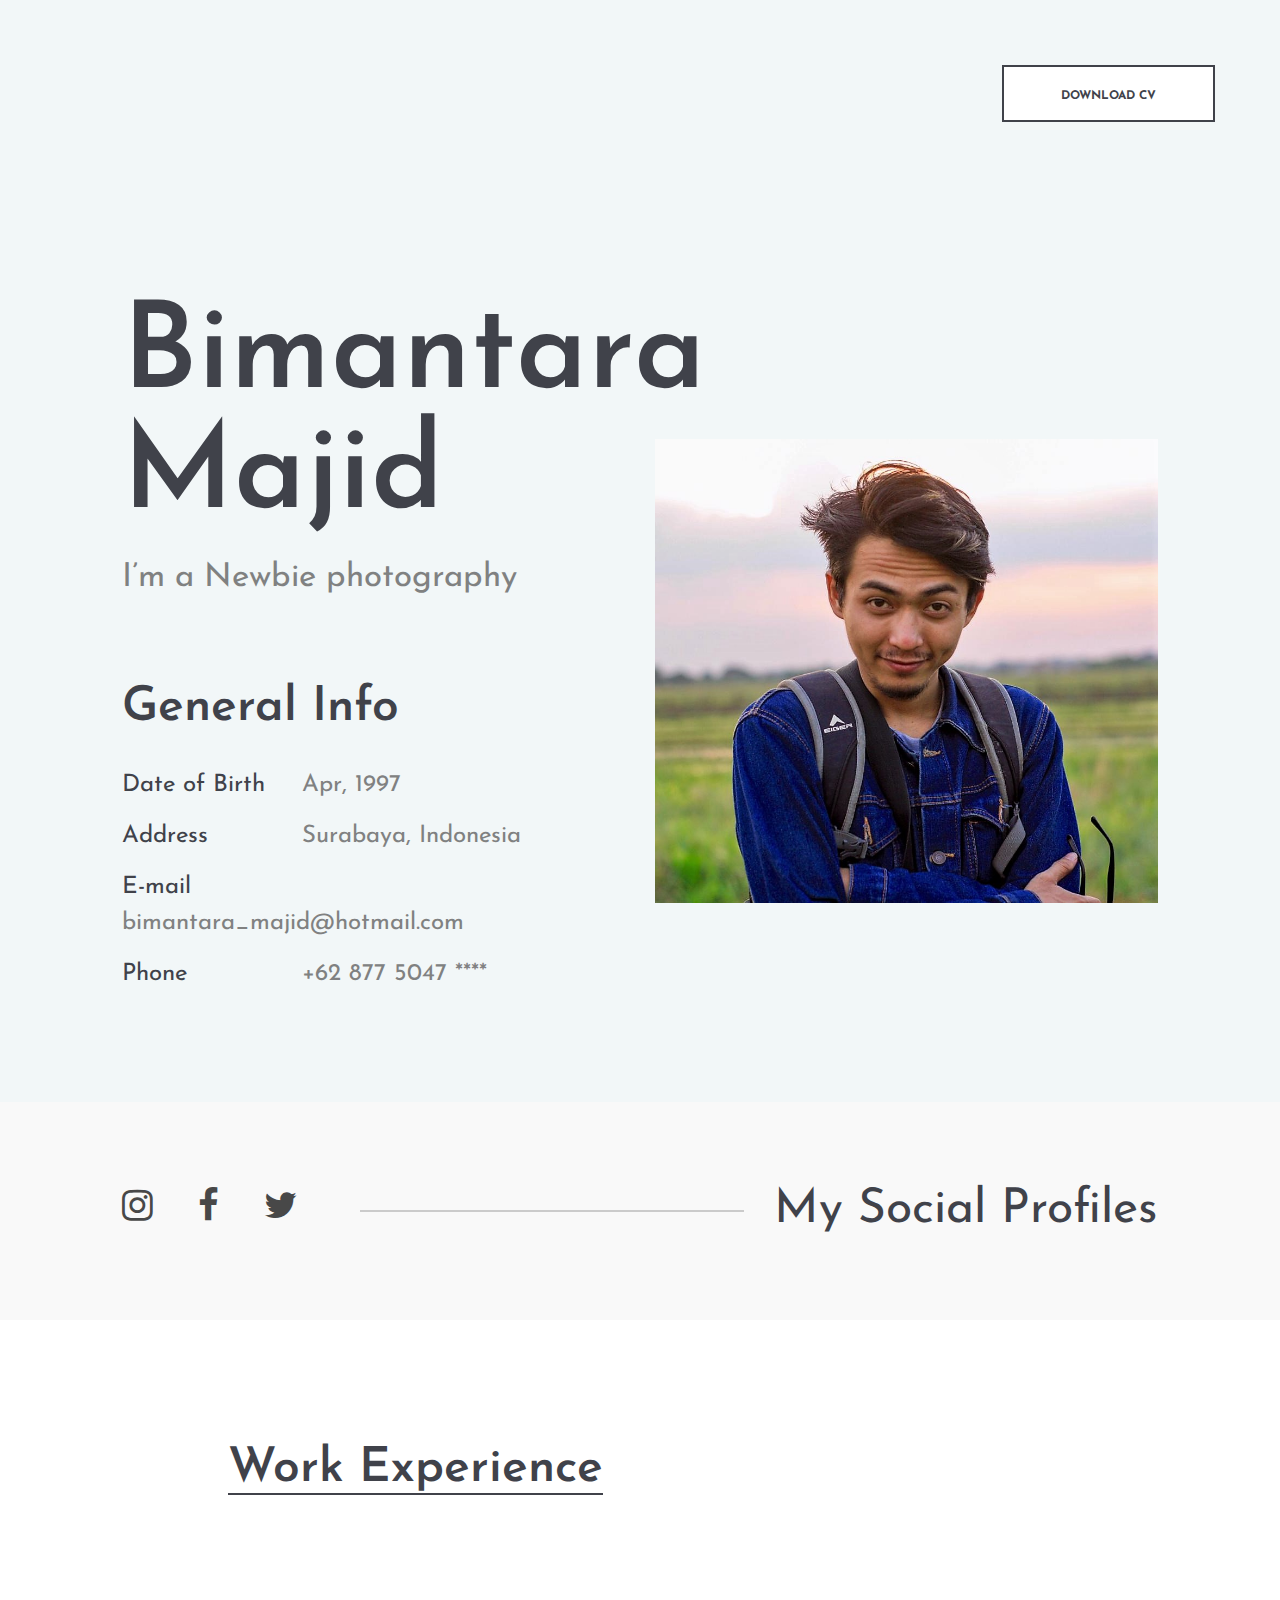
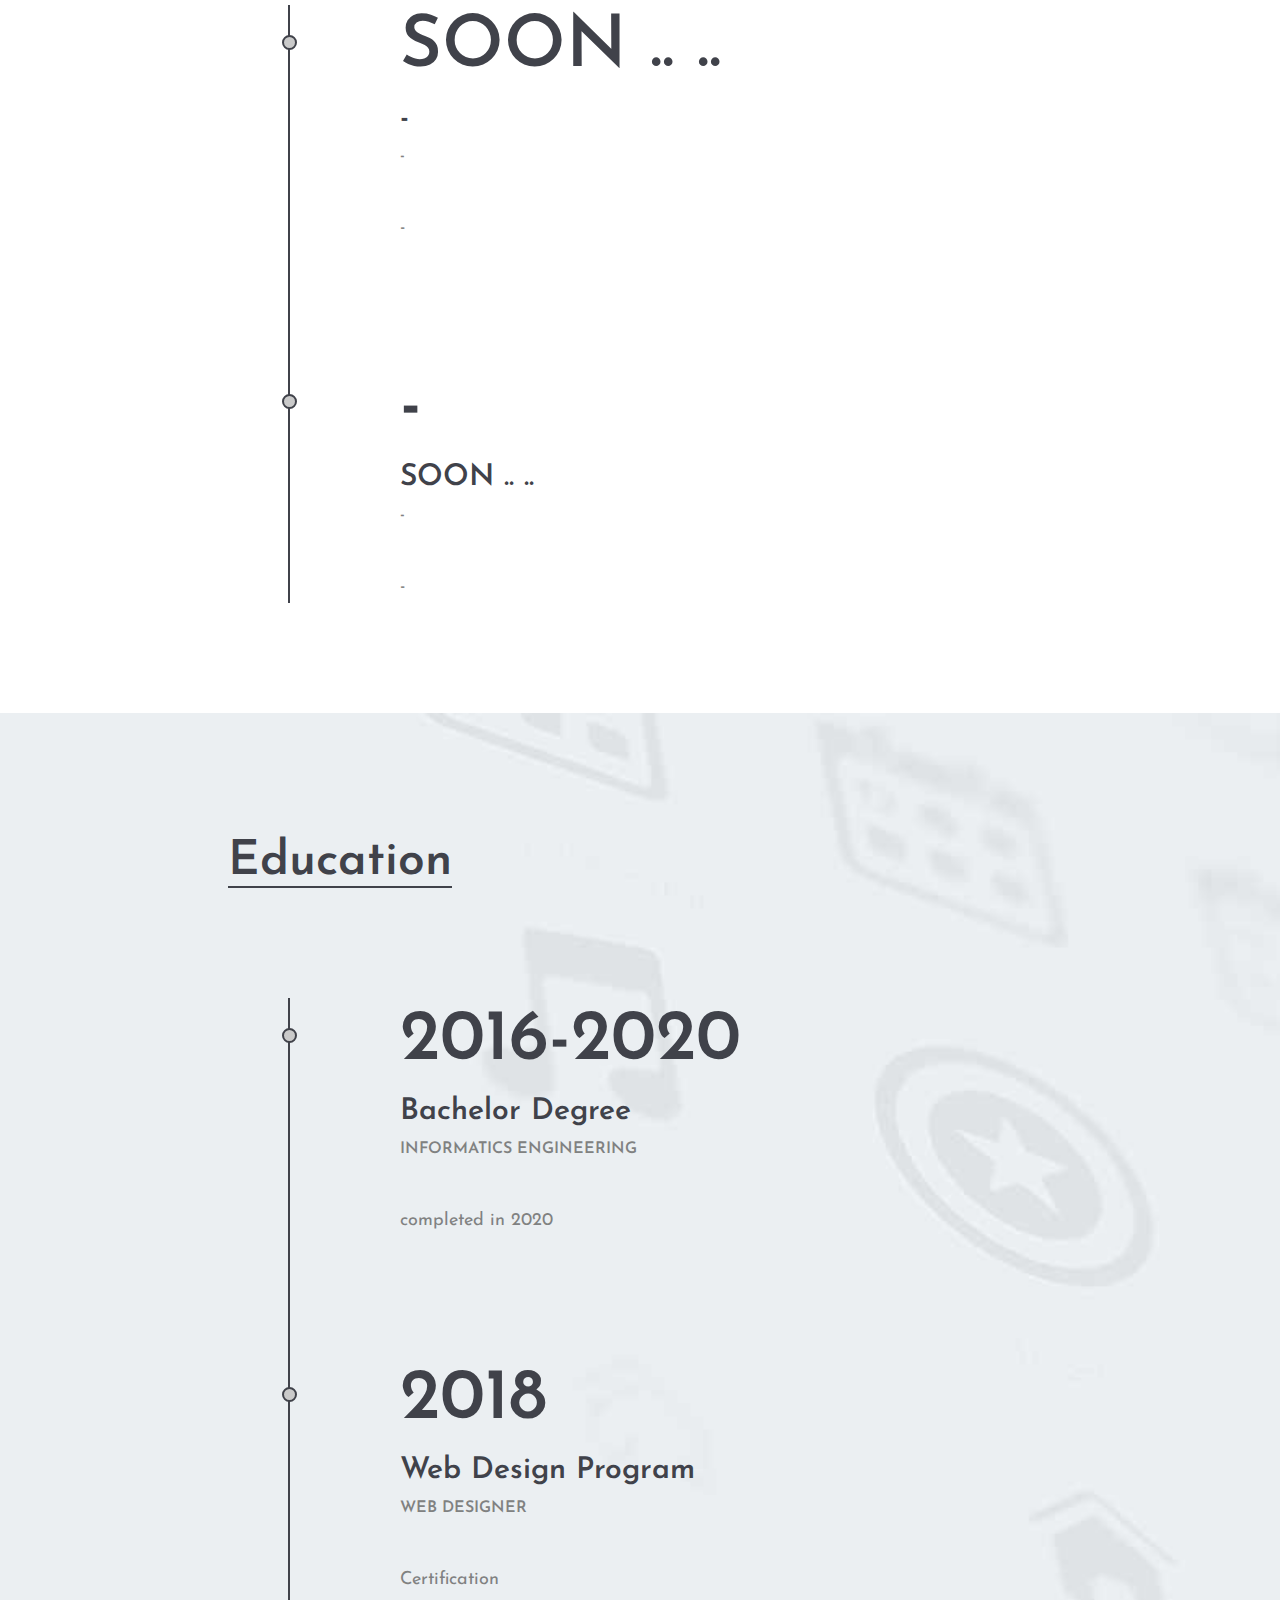
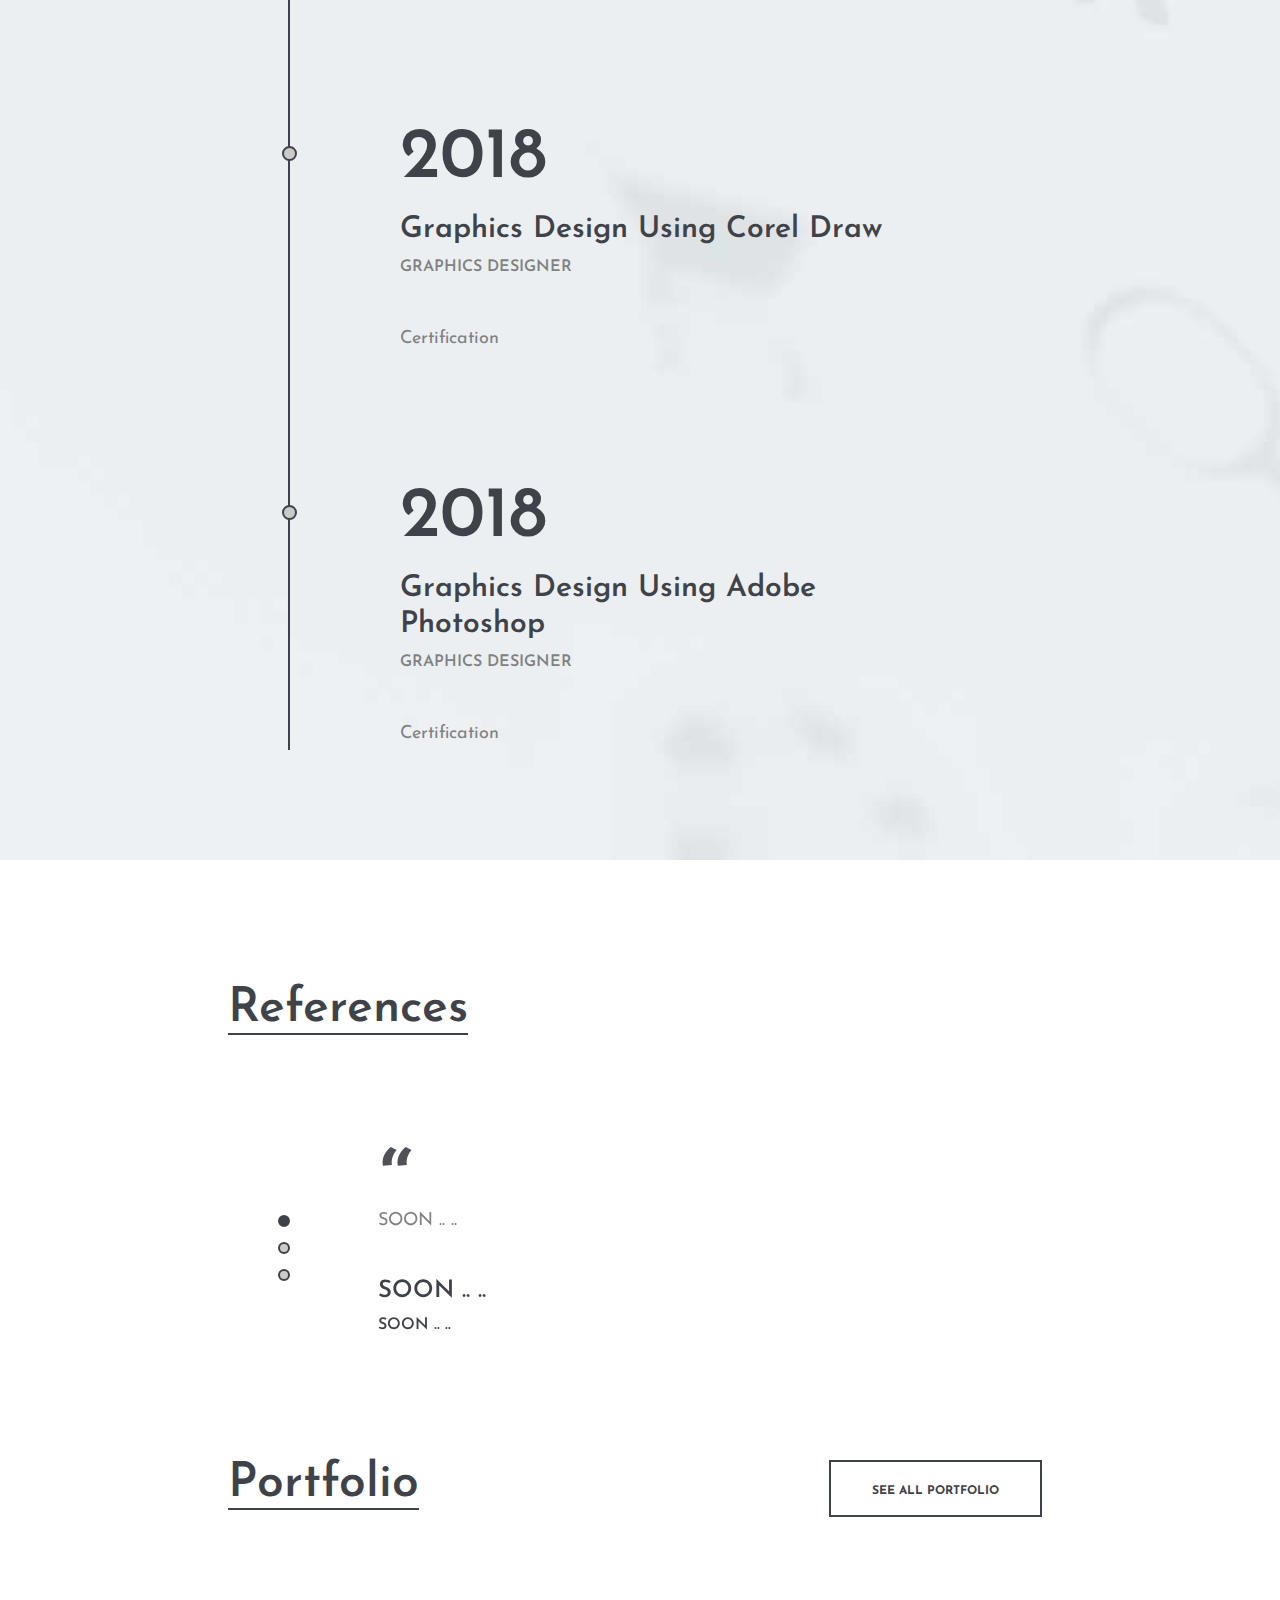
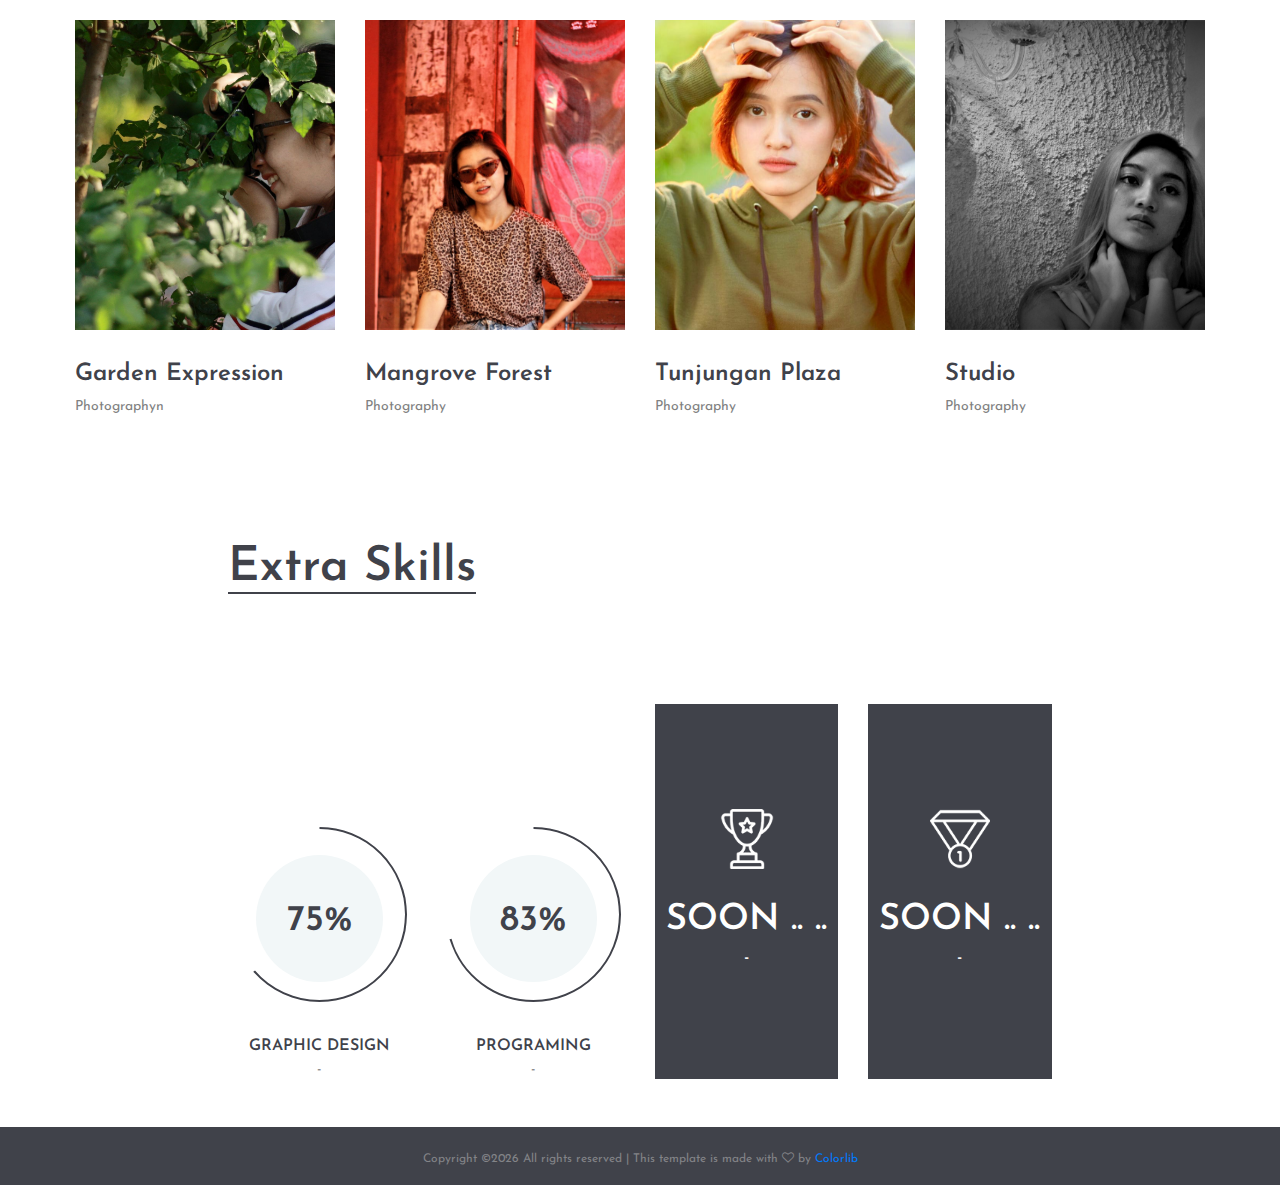
<file: index.html>
<!DOCTYPE html>
<html lang="en">

<head>
	<title>Bimantara Majid</title>
	<meta charset="UTF-8">
	<meta name="description" content="Civic - CV Resume">
	<meta name="keywords" content="resume, civic, onepage, creative, html">
	<meta name="viewport" content="width=device-width, initial-scale=1.0">
	<!-- Favicon -->
	<link href="img/hero.jpg" rel="shortcut icon" />

	<!-- Google Fonts -->
	<link href="https://fonts.googleapis.com/css?family=Josefin+Sans:400,400i,600,600i,700" rel="stylesheet">

	<!-- Stylesheets -->
	<link rel="stylesheet" href="css/bootstrap.min.css" />
	<link rel="stylesheet" href="css/font-awesome.min.css" />
	<link rel="stylesheet" href="css/flaticon.css" />
	<link rel="stylesheet" href="css/owl.carousel.css" />
	<link rel="stylesheet" href="css/magnific-popup.css" />
	<link rel="stylesheet" href="css/style.css" />

</head>

<body>

		<!-- Header section start -->
		<header class="header-section">
			<div class="container-fluid">
				<div class="row">
					<div class="col-md-4">
						<div class="site-logo">
							<!-- <h2><a href="#">Civic</a></h2>
						<p>Enhance your online presence</p> -->
						</div>
					</div>
					<div class="col-md-8 text-md-right header-buttons">
						<a href="img/CV_Saya.jpg" class="site-btn" target="_blank">Download CV</a>
					</div>
				</div>
			</div>
		</header>
		<!-- Header section end -->

		<!-- Hero section start -->
		<section class="hero-section spad">
			<div class="container-fluid">
				<div class="row">
					<div class="col-xl-10 offset-xl-1">
						<div class="row">
							<div class="col-lg-6">
								<div class="hero-text">
									<h2>Bimantara Majid</h2>
									<p>I’m a Newbie photography</p>
								</div>
								<div class="hero-info">
									<h2>General Info</h2>
									<ul>
										<li><span>Date of Birth</span>Apr, 1997</li>
										<li><span>Address</span>Surabaya, Indonesia</li>
										<li><span>E-mail</span>bimantara_majid@hotmail.com</li>
										<li><span>Phone </span>+62 877 5047 ****</li>
									</ul>
								</div>
							</div>
							<div class="col-lg-6">
								<figure class="hero-image">
									<br><br><br><img src="img/hero.jpg" alt="5">
								</figure>
							</div>
						</div>
					</div>
				</div>
			</div>
		</section>
		<!-- Hero section end -->

		<!-- Social links section start -->
		<div class="social-section">
			<div class="container-fluid">
				<div class="row">
					<div class="col-xl-10 offset-xl-1">
						<div class="social-link-warp">
							<div class="social-links">
								<!-- <a href=""><i class="fa fa-pinterest"></i></a>
							<a href=""><i class="fa fa-linkedin"></i></a> -->
								<a href="https://www.instagram.com/bmntrm/" target="_blank"><i
										class="fa fa-instagram"></i></a>
								<a href="https://www.facebook.com/bimantaramajid" target="_blank"><i
										class="fa fa-facebook"></i></a>
								<a href="https://twitter.com/bimantara_majid" target="_blank"><i
										class="fa fa-twitter"></i></a>
							</div>
							<h2 class="hidden-md hidden-sm">My Social Profiles</h2>
						</div>
					</div>
				</div>
			</div>
		</div>
		<!-- Social links section end -->

		<!-- Resume section start -->
		<section class="resume-section spad">
			<div class="container-fluid">
				<div class="row">
					<div class="col-xl-7 offset-xl-2">
						<div class="section-title">
							<h2>Work Experience</h2>
						</div>
						<ul class="resume-list">
							<li>
								<h2>SOON .. .. </h2>
								<h3>-</h3>
								<h4>-</h4>
								<p>-</p>
							</li>
							<li>
								<h2>-</h2>
								<h3>SOON .. .. </h3>
								<h4>-</h4>
								<p>-</p>
							</li>
						</ul>
					</div>
				</div>
			</div>
		</section>
		<!-- Resume section end -->

		<!-- Resume section start -->
		<section class="resume-section with-bg spad">
			<div class="container-fluid">
				<div class="row">
					<div class="col-xl-7 offset-xl-2">
						<div class="section-title">
							<h2>Education</h2>
						</div>
						<ul class="resume-list">
							<li>
								<h2>2016-2020</h2>
								<h3>Bachelor Degree</h3>
								<h4>Informatics Engineering</h4>
								<p>completed in 2020</p>
							</li>
							<li>
								<h2>2018</h2>
								<h3>Web Design Program</h3>
								<h4>WEB DESIGNER</h4>
								<p>Certification</p>
							</li>
							<li>
								<h2>2018</h2>
								<h3>Graphics Design Using Corel Draw</h3>
								<h4>GRAPHICS DESIGNER</h4>
								<p>Certification</p>
							</li>
							<li>
								<h2>2018</h2>
								<h3>Graphics Design Using Adobe Photoshop</h3>
								<h4>GRAPHICS DESIGNER</h4>
								<p>Certification</p>
							</li>
						</ul>
					</div>
				</div>
			</div>
		</section>
		<!-- Resume section end -->


		<!-- Review section start -->
		<section class="review-section spad pb-0">
			<div class="container-fluid">
				<div class="row">
					<div class="col-xl-7 offset-xl-2">
						<div class="section-title">
							<h2>References</h2>
						</div>
						<div class="review-slider owl-carousel">
							<div class="single-review">
								<div class="qut">“</div>
								<p>SOON .. .. </p>
								<h3>SOON .. ..</h3>
								<h4>SOON .. ..</h4>
							</div>
							<div class="single-review">
								<div class="qut">“</div>
								<p>SOON .. ..</p>
								<h3>SOON .. ..</h3>
								<h4>SOON .. ..</h4>
							</div>
							<div class="single-review">
								<div class="qut">“</div>
								<p>SOON .. ..</p>
								<h3>SOON .. ..</h3>
								<h4>SOON .. ..</h4>
							</div>
						</div>
					</div>
				</div>
			</div>
		</section>
		<!-- Review section end -->


		<!-- Portfolio section start -->
		<section class="portfolio-section spad pb-0">
			<div class="container-fluid">
				<div class="row">
					<div class="col-xl-4 col-md-8 offset-xl-2 ">
						<div class="section-title">
							<h2>Portfolio</h2>
						</div>
					</div>
					<div class="col-md-4 text-md-right">
						<a href="http://bimantaramajid.site/" class="site-btn mb-5">See All Portfolio</a>
					</div>
				</div>
				<div class="portfolio-warp">
					<div class="row">
						<div class="col-xl-3 col-lg-6 col-md-6">
							<div class="portfolio-item">
								<a href="img/portfolio/person_michele.JPG" class="set-bg port-pic"
									data-setbg="img/portfolio/person_michele.JPG"></a>
								<h2>Garden Expression</h2>
								<p>Photographyn</p>
							</div>
						</div>
						<div class="col-xl-3 col-lg-6 col-md-6">
							<div class="portfolio-item">
								<a href="img/portfolio/person_rinandaa.jpg" class="set-bg port-pic"
									data-setbg="img/portfolio/person_rinandaa.jpg"></a>
								<h2>Mangrove Forest</h2>
								<p>Photography</p>
							</div>
						</div>
						<div class="col-xl-3 col-lg-6 col-md-6">
							<div class="portfolio-item">
								<a href="img/portfolio/person_yani.jpeg" class="set-bg port-pic"
									data-setbg="img/portfolio/person_yani.jpeg"></a>
								<h2>Tunjungan Plaza</h2>
								<p>Photography</p>
							</div>
						</div>
						<div class="col-xl-3 col-lg-6 col-md-6">
							<div class="portfolio-item">
								<a href="img/portfolio/person_aaa.JPG" class="set-bg port-pic"
									data-setbg="img/portfolio/person_aaa.JPG"></a>
								<h2>Studio</h2>
								<p>Photography</p>
							</div>
						</div>
					</div>
				</div>
			</div>
		</section>
		<!-- Portfolio section end -->

		<!-- Extra section start -->
		<section class="extra-section spad pb-0">
			<div class="container-fluid">
				<div class="row">
					<div class="col-xl-8 offset-xl-2">
						<div class="section-title">
							<h2>Extra Skills</h2>
						</div>
						<div class="row">
							<div class="col-lg-3 col-md-6 pt-5">
								<div class="fact-box trans">
									<div class="fact-content">
										<div class="circle-progress">
											<div id="progress1" class="prog-circle"></div>
											<div class="progress-info">
												<h2>75%</h2>
											</div>
											<div class="prog-title">
												<h3>Graphic Design</h3>
												<p>-</p>
											</div>
										</div>
									</div>
								</div>
							</div>
							<div class="col-lg-3 col-md-6 pt-5">
								<div class="fact-box trans">
									<div class="fact-content">
										<div class="circle-progress">
											<div id="progress2" class="prog-circle"></div>
											<div class="progress-info">
												<h2>83%</h2>
											</div>
											<div class="prog-title">
												<h3>Programing</h3>
												<p>-</p>
											</div>
										</div>
									</div>
								</div>
							</div>
							<div class="col-lg-3 col-md-6">
								<div class="fact-box">
									<div class="fact-content">
										<img src="img/icon/1-w.png" alt="">
										<h2>SOON .. .. </h2>
										<p>-</p>
									</div>
								</div>
							</div>
							<div class="col-lg-3 col-md-6">
								<div class="fact-box">
									<div class="fact-content">
										<img src="img/icon/2-w.png" alt="">
										<h2>SOON .. .. </h2>
										<p>-</p>
									</div>
								</div>
							</div>
						</div>
					</div>
				</div>
			</div>
		</section>
		<!-- Extra section end -->

		<!-- Contact section start -->
		<!-- <section class="contact-section spad">
			<div class="container-fluid">
				<div class="row">
					<div class="col-xl-8 offset-xl-2">
						<div class="section-title">
							<h2>Contact Me</h2>
						</div>
						<form class="contact-form">
							<div class="row">
								<div class="col-md-6">
									<input type="text" placeholder="Name">
								</div>
								<div class="col-md-6">
									<input type="text" placeholder="E-mail">
								</div>
								<div class="col-md-12">
									<input type="text" placeholder="Subject">
									<textarea placeholder="Message"></textarea>
								</div>
							</div>
							<div class="text-md-right">
								<button class="site-btn">Send message</button>
							</div>
						</form>
					</div>
				</div>
			</div>
		</section> -->
		<!-- Contact section end -->

		<!-- Footer section start -->
		<footer class="footer-section">
			<div class="container text-center">
				<div class="copyright">
					<!-- Link back to Colorlib can't be removed. Template is licensed under CC BY 3.0. -->
					Copyright &copy;<script>
						document.write(new Date().getFullYear());
					</script> All rights reserved | This template is made with <i class="fa fa-heart-o"
						aria-hidden="true"></i> by <a href="https://colorlib.com" target="_blank">Colorlib</a>
					<!-- Link back to Colorlib can't be removed. Template is licensed under CC BY 3.0. -->
				</div>
			</div>
		</footer>
		<!-- Footer section end -->


	<!--====== Javascripts & Jquery ======-->
	<script src="js/jquery-2.1.4.min.js"></script>
	<script src="js/bootstrap.min.js"></script>
	<script src="js/owl.carousel.min.js"></script>
	<script src="js/magnific-popup.min.js"></script>
	<script src="js/circle-progress.min.js"></script>
	<script src="js/main.js"></script>
</body>

</html>
</file>
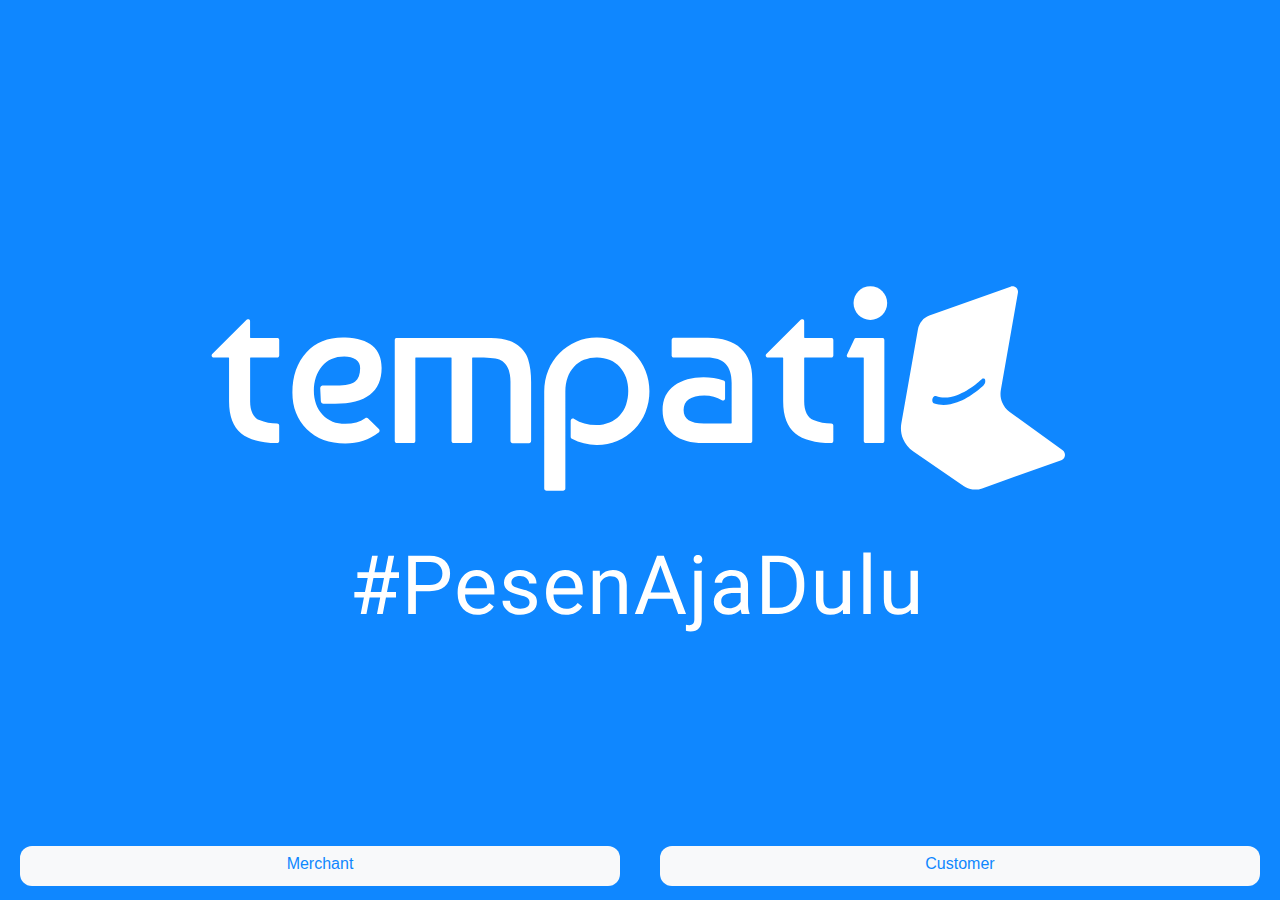
<file: tempati-mvp-bootstrap/index.html>
<!DOCTYPE html>
<html lang="en">

<head>
    <meta charset="UTF-8">
    <meta http-equiv="X-UA-Compatible" content="IE=edge">
    <meta name="viewport" content="width=device-width, initial-scale=1.0">
    <link rel="stylesheet" href="css/bootstrap.min.css">
    <link rel="stylesheet" href="css/style.css">
    <link rel="shortcut icon" href="img/logo.svg" type="image/x-icon">
    <title>Tempati</title>
</head>

<body>
    <style>
        html {
            background: url(img/splash-screen.svg) no-repeat center center fixed;
            -webkit-background-size: cover;
            -moz-background-size: cover;
            -o-background-size: cover;
            background-size: cover;
        }

        body {
            background-color: var(--brand-color);
        }
    </style>


    <div class="fixed-bottom merchant-bottom">
        <div class="row">

            <div class="col-6">
                <div class="pt-3 text-center d-grid gap-2 px-2">
                    <a class="btn btn-outline-primary bg-light text-brand-color b0" href="v-merchant">
                        Merchant
                    </a>
                </div>
            </div>
            <div class="col-6">
                <div class="pt-3 text-center d-grid gap-2 px-2">
                    <a class="btn btn-outline-primary bg-light text-brand-color b0" href="v-customer/?name=Tempati Cafe">
                        Customer
                    </a>
                </div>
            </div>
        </div>
    </div>
    <script src="js/bootstrap.bundle.min.js"></script>
</body>

</html>
</file>
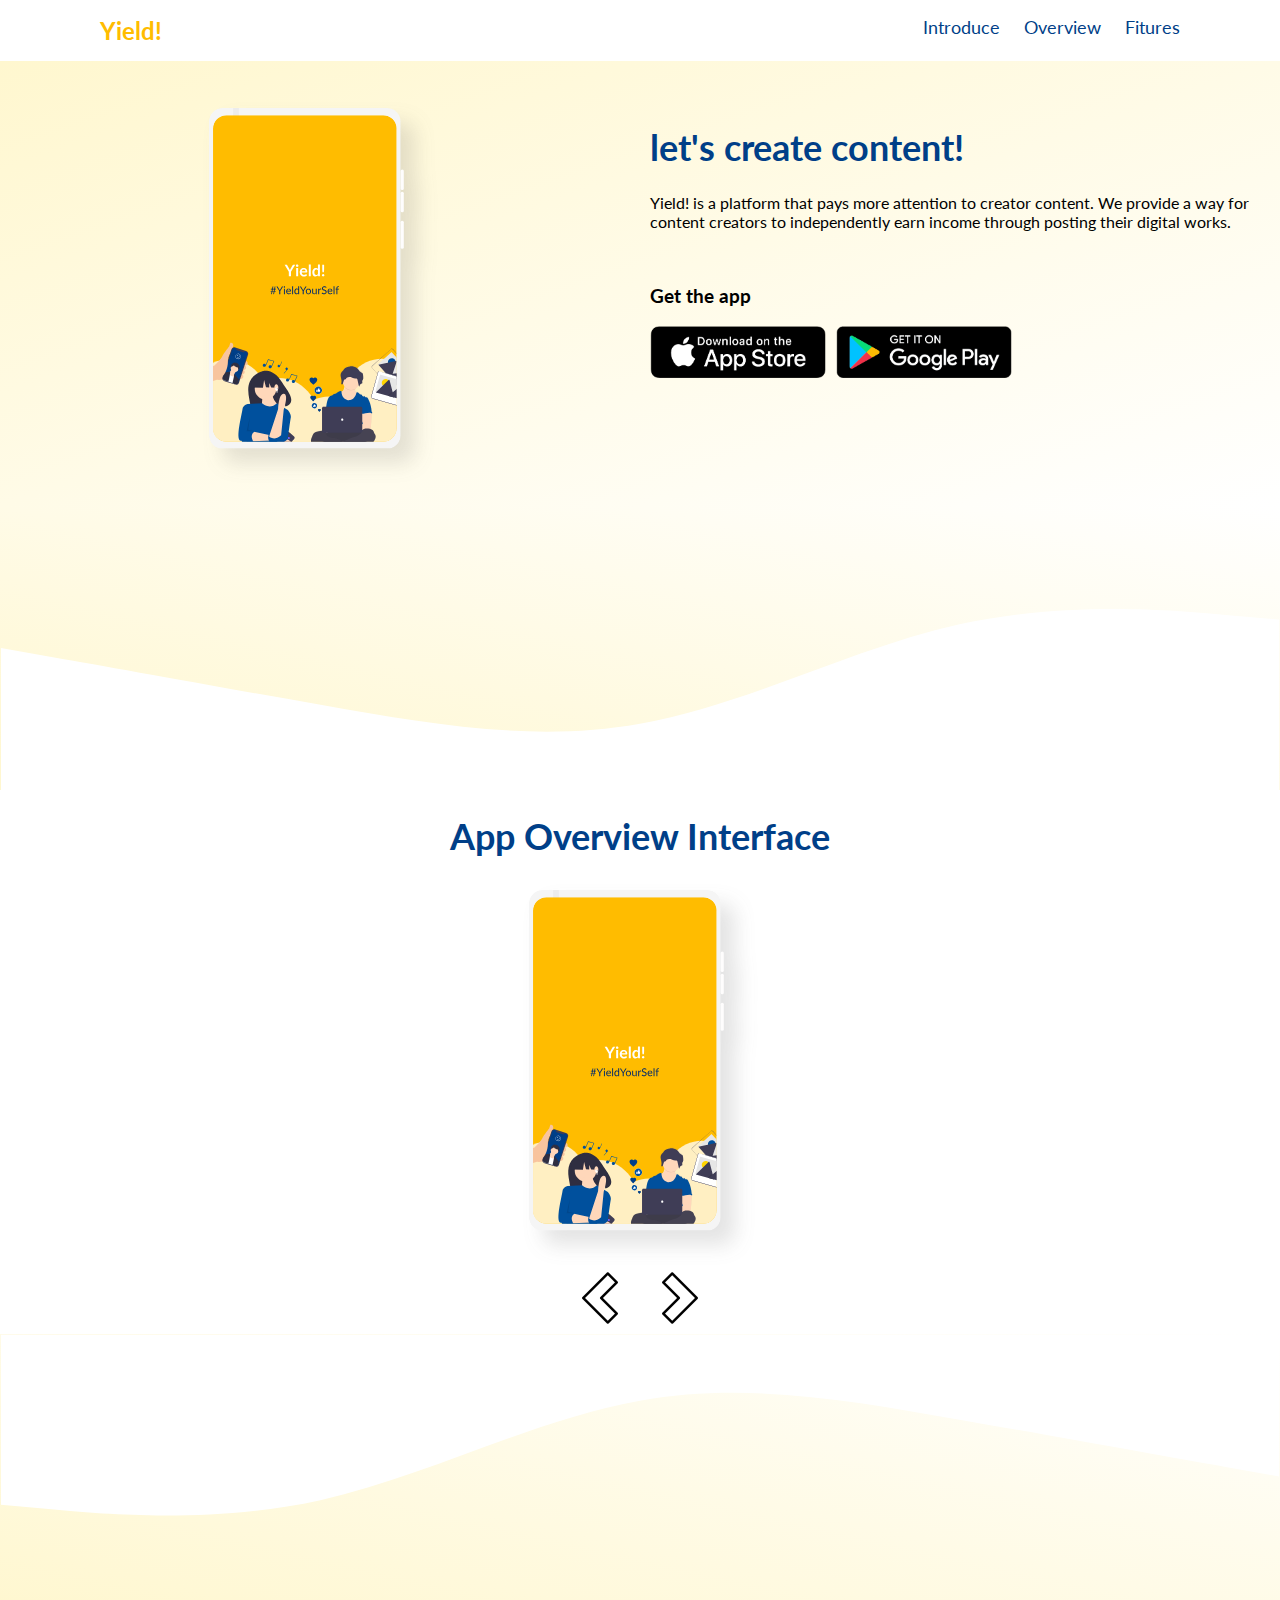
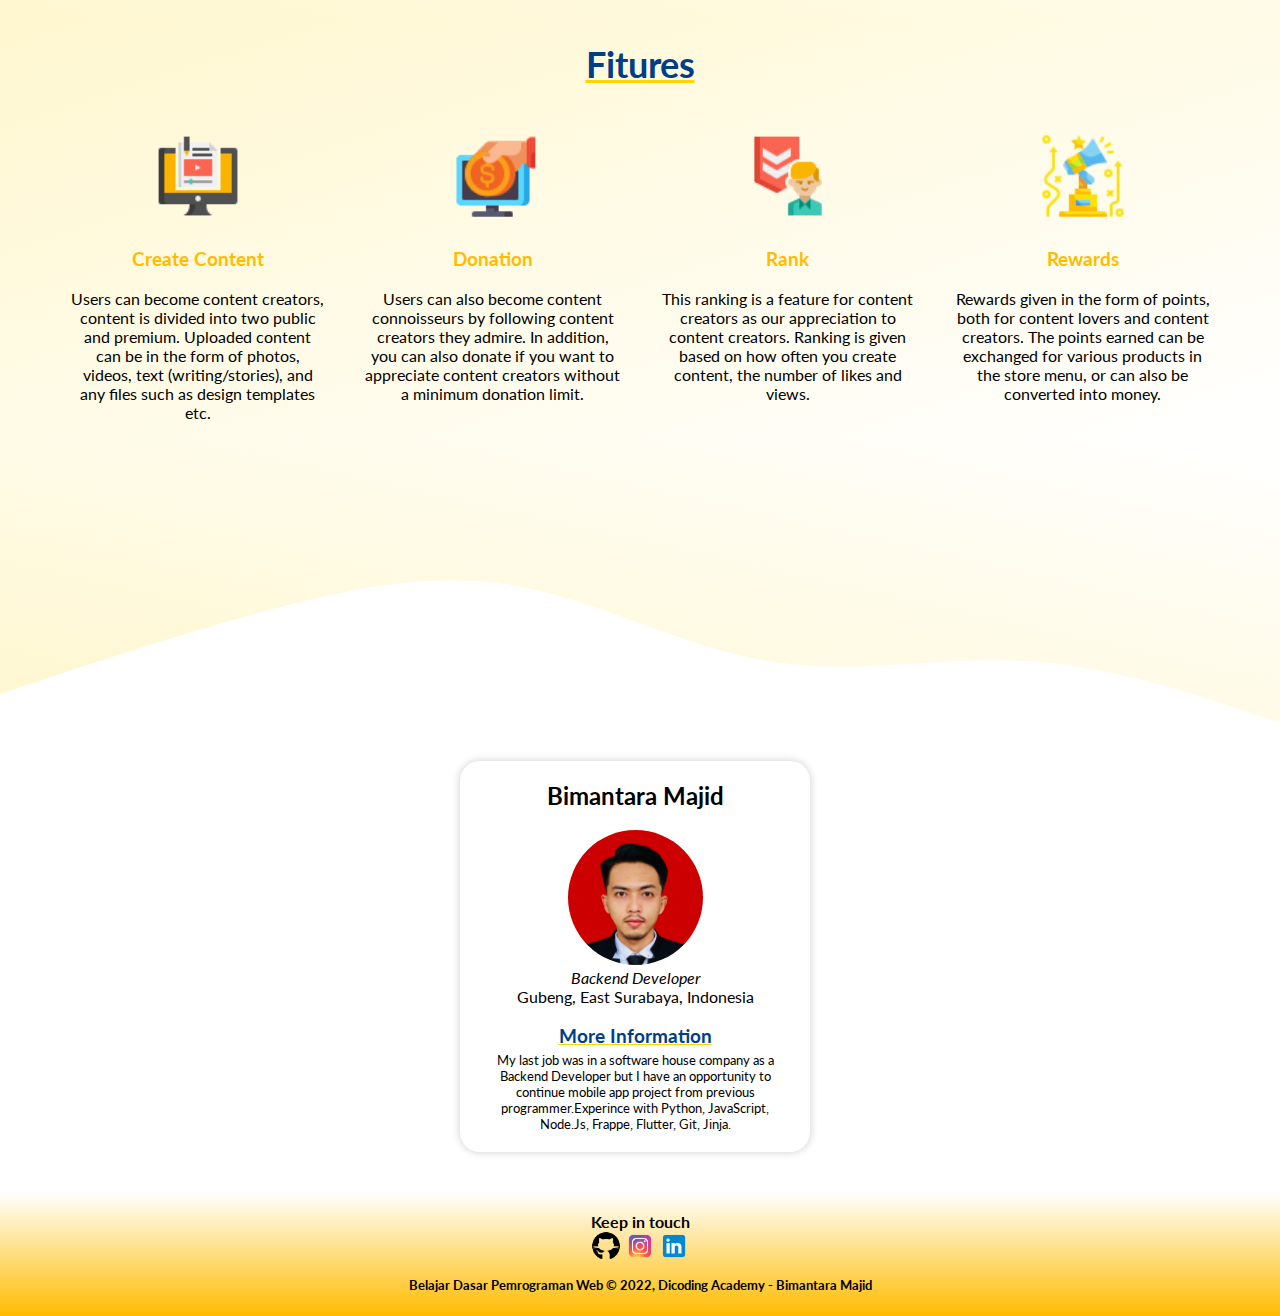
<file: yield/index.html>
<!DOCTYPE html>
<html lang="en">

<head>
    <meta charset="UTF-8">
    <meta http-equiv="X-UA-Compatible" content="IE=edge">
    <meta name="viewport" content="width=device-width, initial-scale=1.0">
    <title>Bimantara Majid</title>
    <link rel="stylesheet" href="assets/css/style.css">
    <link rel="icon" href="assets/image/icon_title.jpg">
</head>

<body>
    <header class="">
        <nav class="nav">
            <div>
                <span class="nav-left">
                    Yield!
                </span>

                <span class="nav-right dropdown">
                    <ul class="dropdown-content">
                        <li>
                            <a href="#introduce">Introduce</a>
                        </li>
                        <li>
                            <a href="#overview">Overview</a>
                        </li>
                        <li>
                            <a href="#fitur">Fitures</a>
                        </li>
                    </ul>
                </span>
            </div>
        </nav>
    </header>

    <main>


        <div id="content">
            <article class="grad-div">
                <h2 id="introduce"></h2>
                <div class="column2">
                    <object data="assets/image/splashScreen.svg"></object>
                </div>

                <div class="column2" style="text-align: left; ">
                    <h1 style="font-size: 36px; color: var(--medBlueSecondary);">let's create content!</h1>
                    <p style="font-size: 16px; ">
                        Yield! is a platform that pays more attention to creator content. We provide a way for content
                        creators to independently earn income through posting their digital works.
                    </p>
                    <br>
                    <span>
                        <h3>Get the app</h3>
                        <div class="flex-row">
                            <div class="box3">
                                <img src="assets/image/01-app-store-btn.png" style="width: 100%;">
                            </div>
                            <div class="box3">
                                <img src="assets/image/02-play-store-btn.png" style="width: 100%;">
                            </div>
                        </div>
                    </span>
                </div>

            </article>
            <article class="grad-wave">
                <object data="assets/image/wave.svg" id="waves"></object>
            </article>

            <article>
                <h1 id="overview">App Overview Interface</h1>
                <div class="slide-container">

                    <div class="sliders">
                        <object data="" id="lastSlide"></object>
                        <object data="assets/image/splashScreen.svg"></object>
                        <object data="assets/image/view-explore.svg"></object>
                        <object data="assets/image/open-camera.svg"></object>
                        <object data="assets/image/view-story.svg"></object>
                        <object data="assets/image/public-content.svg"></object>
                        <object data="assets/image/view-balance.svg"></object>
                        <object data="" id="firstSlide"></object>

                    </div>
                </div>
                <div style="text-align: center;">

                    <button id="prevBtn">
                        <img src="assets/image/icons8-left-64.png" alt="">
                    </button>
                    <button id="nextBtn">
                        <img src="assets/image/icons8-right-64.png" alt="">
                    </button>
                </div>
            </article>

            <article class="grad-wave" >
                <object data="assets/image/wave.svg" style="transform: rotate(180deg);" id="waves"></object>
            </article>
            <article class="grad-div">
                <h1 id="fitur" class="underline-yellow">Fitures</h1>
                <div class="row-fiture" style="padding: 0 50px;">
                    <div class="column4">
                        <figure>
                            <img src="assets/image/icons8-content-64.png">
                            <figcaption>
                                <h3>Create Content</h3>
                            </figcaption>
                        </figure>
                        <p>
                            Users can become content creators, content is divided into two public and premium. Uploaded content can be in the form of photos, videos, text (writing/stories), and any files such as design templates etc.
                        </p>
                    </div>
                    <div class="column4">
                        <figure>
                            <img src="assets/image/icons8-donation-64.png">
                            <figcaption>
                                <h3>Donation</h3>
                            </figcaption>
                        </figure>
                        <p>
                            Users can also become content connoisseurs by following content creators they admire. In addition, you can also donate if you want to appreciate content creators without a minimum donation limit.
                        </p>
                    </div>
                    <div class="column4">
                        <figure>
                            <img src="assets/image/icons8-rank-64.png">
                            <figcaption>
                                <h3>Rank</h3>
                            </figcaption>
                        </figure>
                        <p>
                            This ranking is a feature for content creators as our appreciation to content creators. Ranking is given based on how often you create content, the number of likes and views.
                        </p>
                    </div>
                    <div class="column4">
                        <figure>
                            <img src="assets/image/icons8-reward-64.png">
                            <figcaption>
                                <h3>Rewards</h3>
                            </figcaption>
                        </figure>
                        <p>
                            Rewards given in the form of points, both for content lovers and content creators. The points earned can be exchanged for various products in the store menu, or can also be converted into money.
                        </p>
                    </div>
                </div>
            </article>
            <article class="grad-wave">
                <object data="assets/image/wave2.svg" id="waves"></object>
            </article>

        </div>
        <aside>

            <div class="flex-row" style="justify-content: center;">
                <div class="box3">
                    <article class="profile card">
                        <header>
                            <h2>Bimantara Majid</h2>
                            <div></div>
                            <figure>
                                <img src="assets/image/foto kotak.png">
                                <figcaption>
                                    <em>
                                        Backend Developer
                                    </em>
                                    <br>
                                    Gubeng, East Surabaya, Indonesia
                                </figcaption>
                            </figure>
                        </header>
                        <h3 class="underline-yellow" style="color: var(--medBlueSecondary); margin-bottom: 5px;">More Information</h3>
                        <p style="margin: 20px; margin-top: 0; font-size: small;">
                            My last job was in a software house company as a Backend Developer but I have an opportunity to continue mobile app project from previous programmer.Experince with Python, JavaScript, Node.Js, Frappe, Flutter, Git, Jinja.

                        </p>
                    </article>
                </div>
            </div>
            
            
        </aside>
    </main>

    <button onclick="backToTop()" class="btnBackTop" title="Go to top">
        <img src="assets/image/up-arrow.png">
    </button>

    <footer class="">
        
        <div>
            Keep in touch
            <br>
            <a target="_blank" href="https://github.com/bimantaramajid/">
                <img src="assets/image/icons8-github-50.png" alt="Github Icon">
            </a>

            <a target="_blank" href="https://www.instagram.com/bmntrm/">
                <img src="assets/image/icons8-instagram-48.png" alt="Instagram Icon">
            </a>
            
            <a target="_blank" href="https://www.linkedin.com/in/bimantara-m-88b3a7206/">
                <img src="assets/image/icons8-linkedin-48.png" alt="">
            </a>
        </div>
        <div>
            <p style="font-size: small;">Belajar Dasar Pemrograman Web &copy; 2022, Dicoding Academy - Bimantara Majid</p>
        </div>
    </footer>

    <script src="assets/js/app.js"></script>
</body>

</html>
</file>
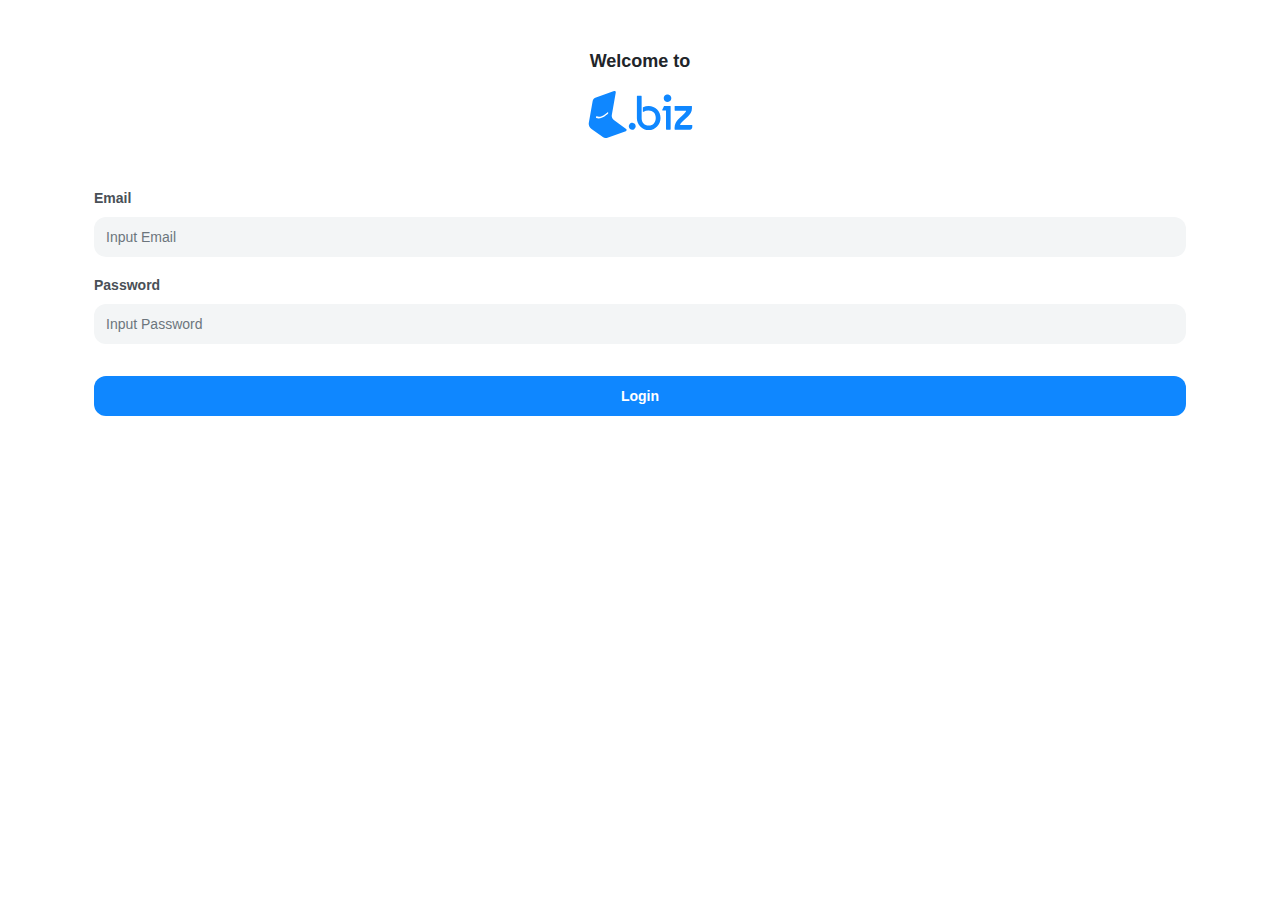
<file: tempati-mvp-bootstrap/v-merchant/index.html>
<!DOCTYPE html>
<html lang="en">

<head>
    <meta charset="UTF-8">
    <meta http-equiv="X-UA-Compatible" content="IE=edge">
    <meta name="viewport" content="width=device-width, initial-scale=1.0">
    <link rel="shortcut icon" href="../img/logo.svg" type="image/x-icon">
    <link rel="stylesheet" href="../css/bootstrap.min.css">
    <link rel="stylesheet" href="../css/style.css">
    <title>Tempati</title>
</head>

<body>
    <div class="container">
        <div class="row text-center pt-5 pb-5">
            <div class="col-12 pb-3 title-3">
                Welcome to
            </div>
            <div class="col">
                <img src="../img/logo.svg" alt="">
            </div>
        </div>
        <div class="row">
            <div class="col-12">
                <form action="home.html">
                    <div class="mb-3">
                        <label for="email" class="form-label label-m">Email</label>
                        <input type="email" class="form-control" id="email" placeholder="Input Email">
                    </div>
                    <div class="mb-3">
                        <label for="password" class="form-label label-m">Password</label>
                        <input type="password" class="form-control" id="password" placeholder="Input Password">
                    </div>
                    <div class="pt-3 text-center d-grid gap-2">
                        <button class="btn btn-primary bg-brand-color label-m b0">Login</button>
                    </div>
                </form>
            </div>
        </div>
    </div>
</body>

</html>
</file>
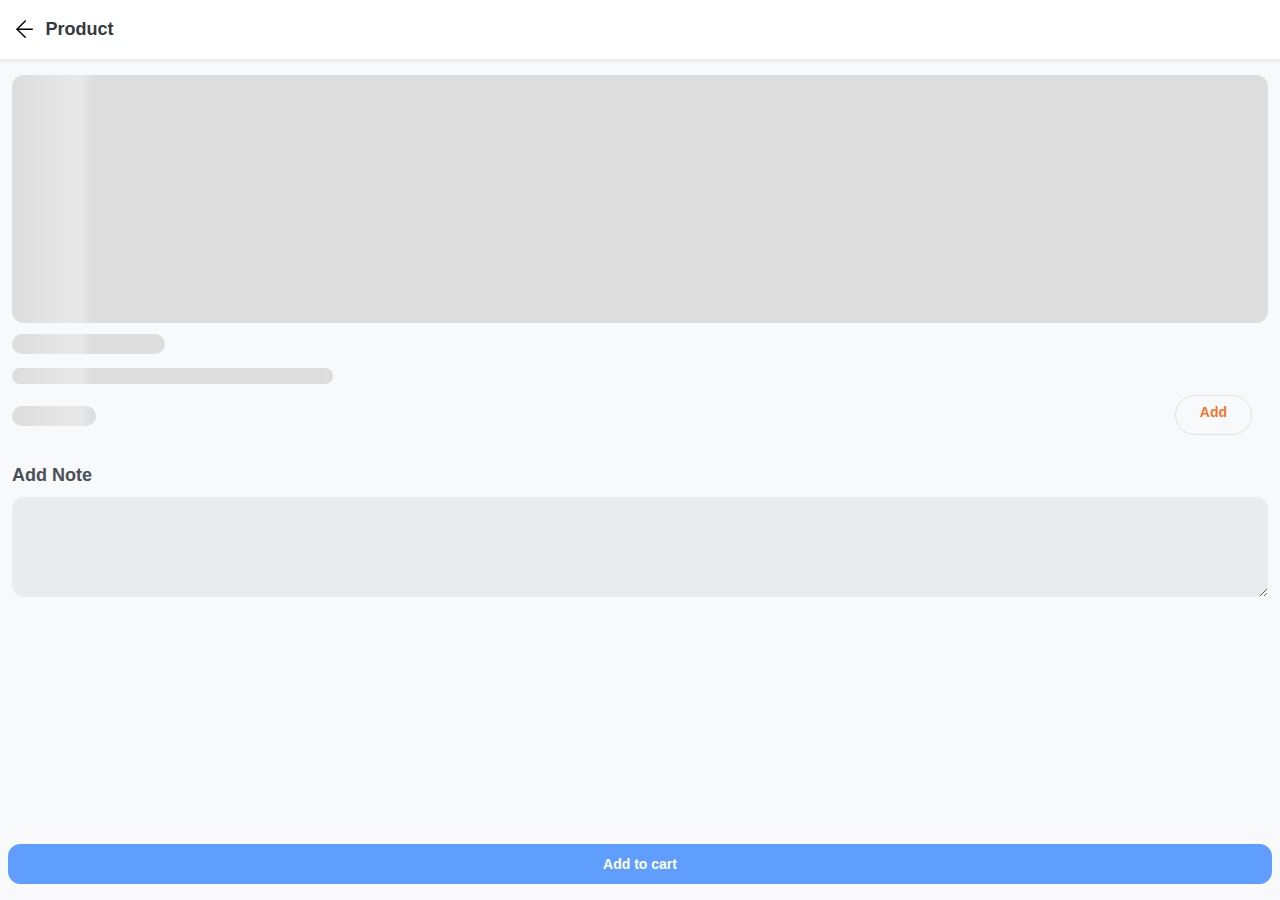
<file: tempati-mvp-bootstrap/v-customer/menu-detail.html>
<!DOCTYPE html>
<html lang="en">

<head>
    <meta charset="UTF-8">
    <meta http-equiv="X-UA-Compatible" content="IE=edge">
    <meta name="viewport" content="width=device-width, initial-scale=1.0">
    <link rel="shortcut icon" href="../img/logo.svg" type="image/x-icon">
    <link rel="stylesheet" href="../css/bootstrap.min.css">
    <link rel="stylesheet" href="../css/style.css">
    <title>Tempati</title>
</head>

<body class="bg-light">

    <div class="sticky-top bg-white  shadow-sm py-3 px-3">
        <a href="../v-customer/" class="text-black-1">
            <img src="../img/icon-left-arrow.svg" style="filter: invert();">
            <span class="title-2 px-2 align-middle">Product</span>
        </a>
    </div>
    <div class="pb-5 row pt-3">
        <div class="col-12" id="product-image">
            <div class="animated-background" style="height: 248px; width: 100%;"></div>
        </div>
        <div class="col-12 title-3 pt-2" id="product-name">
            <span class="animated-background">Nasi ayam geprek</span>
        </div>
        <div class="col-12 label-r pt-2" id="product-description">
            <span class="animated-background">Kalau ada deskripsi produk akan ditampilakan disini</span>
        </div>
        <div class="col-12 title-2 pt-2">
            <div class="d-flex bd-highlight">
                <div class="py-2 bd-highlight" id="product-price">

                    <span class="animated-background">Rp 14.000</span>

                </div>
                <div class="ms-auto bd-highlight pe-3 text-end" id="action-add">
                    <div class="btn rounded-pill border px-4 text-orange-1 label-b" onclick="add_food();">
                        Add
                    </div>
                </div>
            </div>
        </div>
        <div class="col-12 pt-4">
            <label for="note" class="form-label title-3">Add Note</label>
            <div class="form-floating">
                <textarea class="form-control" id="note" style="height: 100px;"></textarea>
            </div>
        </div>
    </div>
    <div class="pb-5">&nbsp;</div>
    <div class="fixed-bottom  px-2 pb-3">
        <div class="d-grid gap-2">
            <button class="btn btn-primary bg-brand-color label-m" id="btn-add-to-cart" onclick="add_to_cart();" disabled>
                Add to cart
            </button>
        </div>
    </div>

    <script src="../js/menu-detail.js"></script>
</body>

</html>
</file>
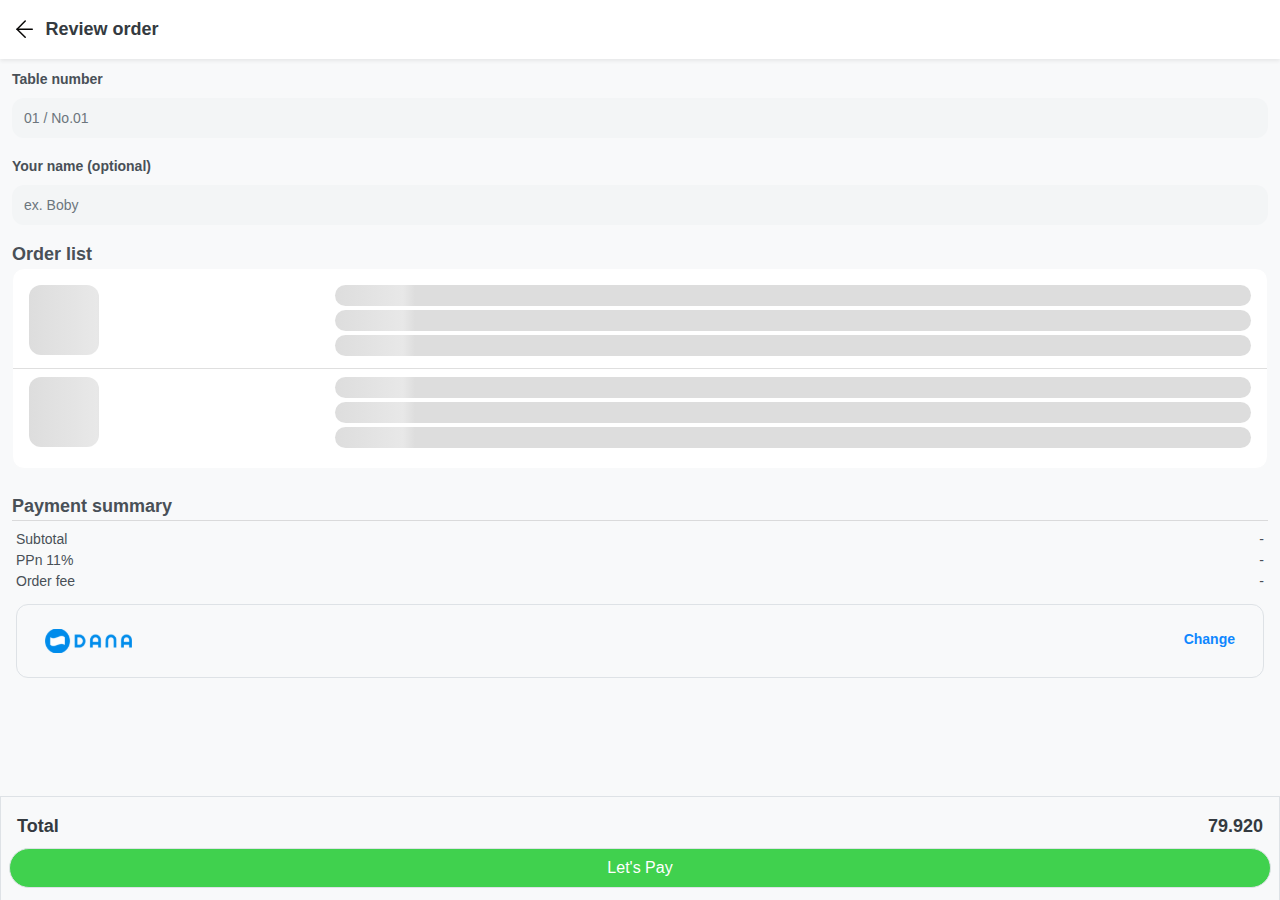
<file: tempati-mvp-bootstrap/v-customer/review-order.html>
<!DOCTYPE html>
<html lang="en">

<head>
    <meta charset="UTF-8">
    <meta http-equiv="X-UA-Compatible" content="IE=edge">
    <meta name="viewport" content="width=device-width, initial-scale=1.0">
    <link rel="shortcut icon" href="../img/logo.svg" type="image/x-icon">
    <link rel="stylesheet" href="../css/bootstrap.min.css">
    <link rel="stylesheet" href="../css/style.css">
    <title>Tempati</title>
</head>

<body class="bg-light">

    <div class="sticky-top bg-white  shadow-sm py-3 px-3">
        <a href="../v-customer" class="text-black-1">
            <img src="../img/icon-left-arrow.svg" style="filter: invert();">
            <span class="title-2 px-2 align-middle">Review order</span>
        </a>
    </div>
    <div class="row">
        <div class="col-12 pt-2">
            <div class="mb-3">
                <label for="table-number" class="form-label label-m">Table number </label>
                <input type="text" class="form-control" id="table-number" placeholder="01 / No.01" required>
            </div>
            <div class="mb-3">
                <label for="customer-name" class="form-label label-m">Your name (optional) </label>
                <input type="text" class="form-control" id="customer-name" placeholder="ex. Boby" required>
            </div>
        </div>

        <div class="col-12">
            <div class="title-2 text-black-2">Order list</div>
            <div class="card radius-12 bg-white py-2 border border-light" style="width: 100%;">
                <ul class="list-group list-group-flush" id="order-list">
                    <li class="list-group-item">
                        <div class="row text-black-2">
                            <div class="col-3 p-0">
                                <div src="" class="img-fit radius-12 animated-background" style="width: 70px; height: 70px;"></div>
                            </div>
                            <div class="col-9 p-0">
                                <div class="label-m animated-background mb-1">Nasi bakar bonbon extra pedas</div>
                                <div class="label-r animated-background mb-1">Note: tanpa sayur</div>
                                <div class="label-m animated-background mb-1">Rp 16.000 <span>x</span> <span class="count">2</span></div>
                            </div>
                        </div>
                    </li>
                    <hr class="p-0 m-0">
                    <li class="list-group-item">
                        <div class="row text-black-2">
                            <div class="col-3 p-0">
                                <div src="" class="img-fit radius-12 animated-background" style="width: 70px; height: 70px;"></div>
                            </div>
                            <div class="col-9 p-0">
                                <div class="label-m animated-background mb-1">Nasi bakar bonbon extra pedas</div>
                                <div class="label-r animated-background mb-1">Note: tanpa sayur</div>
                                <div class="label-m animated-background mb-1">Rp 16.000 <span>x</span> <span class="count">2</span></div>
                            </div>
                        </div>
                    </li>
                </ul>
            </div>
        </div>

        <div class="col-12 pt-4">
            <div class="title-2 text-black-2">Payment summary</div>
            <hr class="p-0 m-0">
            <div class="d-flex bd-highlight label-r text-black-2">
                <div class="p-2 bd-highlight ps-1 ">
                    Subtotal <br>
                    PPn 11% <br>
                    Order fee
                </div>
                <div class="ms-auto p-2 bd-highlight pe-1 text-end">
                    <span  id="sub-total"> - </span><br>
                    <span  id="ppn-11"> - </span><br>
                    <span  id="order-fee"> - </span>
                </div>
            </div>
        </div>

        <div class="col-12 p-3 pt-1">
            <div class="border radius-12 p-4 py-3">
                <div class="d-flex bd-highlight label-r text-black-2">
                    <div class="p-2 bd-highlight ps-1 ">
                        <img src="../img/icon-dana.svg" alt="payment-method">
                    </div>
                    <div class="ms-auto p-2 bd-highlight pe-1 text-end">
                        <a href="" class="text-brand-color label-m">Change</a>
                    </div>
                </div>
            </div>
        </div>
    </div>
    <div class="row pb-5">&nbsp;</div>
    <div class="row pb-5">&nbsp;</div>
    <div class="fixed-bottom bg-light border border-bottom-0 px-2 pb-1" onclick="location.href='review-order.html'">
        <div class="py-2">
            <div class="d-flex bd-highlight title-3 text-black-1">
                <div class="p-2 bd-highlight ps-2 ">
                    Total
                </div>
                <div class="ms-auto p-2 bd-highlight pe-2">
                    <span id="total-amount">79.920</span>
                </div>
            </div>
            <div class="d-grid gap-2">
                <button class="btn btn-success border rounded-pill bg-success-1">Let's Pay</button>
            </div>
        </div>
    </div>

    <script src="../js/review-order.js"></script>
</body>

</html>
</file>
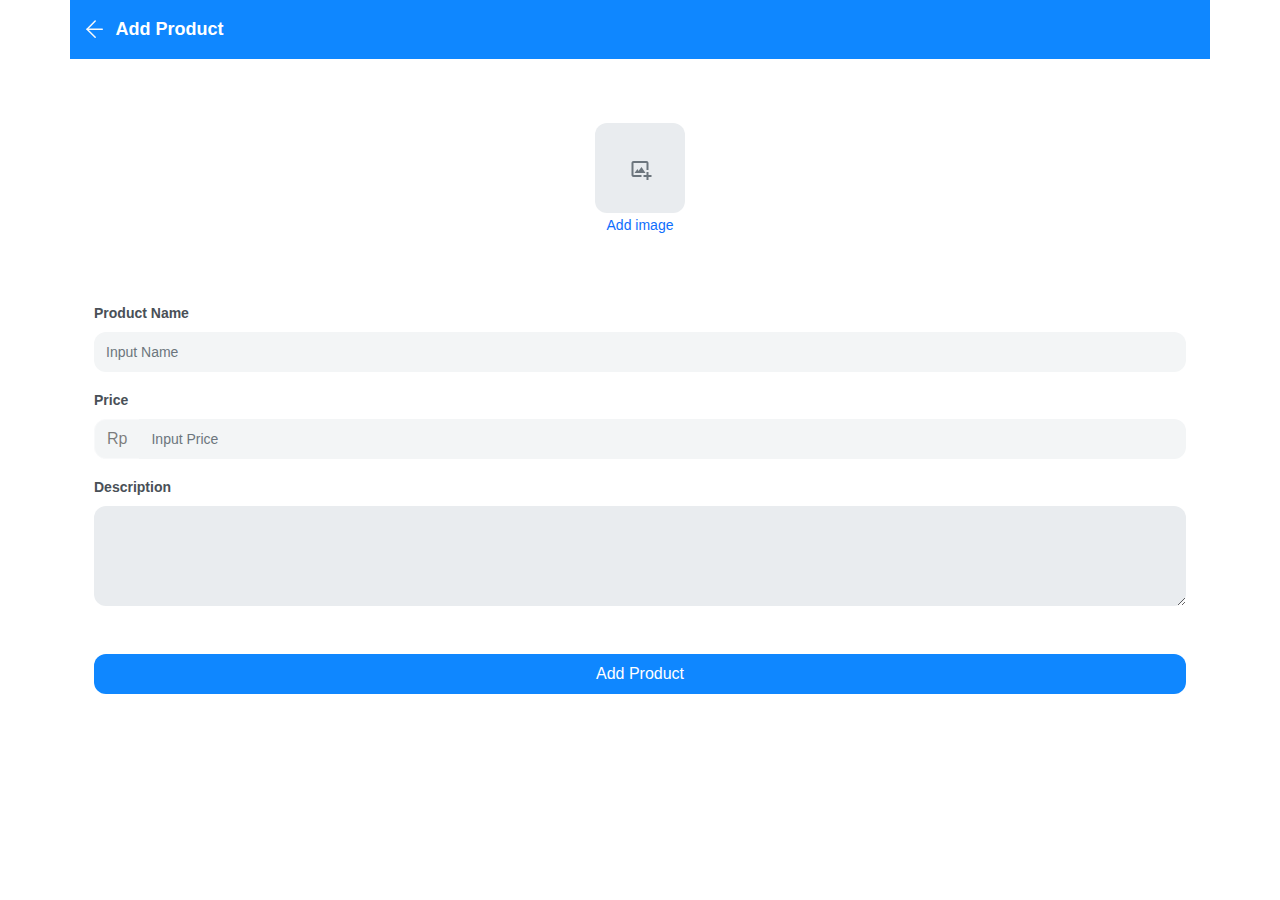
<file: tempati-mvp-bootstrap/v-merchant/new-product.html>
<!DOCTYPE html>
<html lang="en">

<head>
    <meta charset="UTF-8">
    <meta http-equiv="X-UA-Compatible" content="IE=edge">
    <meta name="viewport" content="width=device-width, initial-scale=1.0">
    <link rel="shortcut icon" href="../img/logo.svg" type="image/x-icon">
    <link rel="stylesheet" href="../css/bootstrap.min.css">
    <link rel="stylesheet" href="../css/style.css">
    <title>Tempati</title>
</head>

<body>

    <div class="container px-0">
        <div class="sticky-top merchant-info px-3 py-3">
            <a class="text-white" href="home.html">
                <img src="../img/icon-left-arrow.svg" alt="back">
                <span class="title-2 align-middle ps-2"> Add Product</span>
            </a>
        </div>

        <div class="pb-5 pt-3">
            <div class="col-12 text-center py-5">
                <img src="../img/add-image.svg" alt="image-product">
                <br>
                <a href="" class="label-r">Add image</a>
            </div>
            <div class="col-12 px-4 pt-3">
                <form action="home.html">
                    <div class="mb-3">
                        <label for="product-name" class="form-label label-m">Product Name</label>
                        <input type="text" class="form-control" id="product-name" placeholder="Input Name">
                    </div>

                    <label for="price" class="form-label label-m">Price</label>
                    <div class="input-group mb-3">
                        <span class="input-group-text radius-12 border border-light bg-grey-4 text-black-50">Rp</span>
                        <input type="number" class="form-control" id="price" placeholder="Input Price">
                    </div>

                    <label for="description" class="form-label label-m">Description</label>
                    <div class="form-floating">
                        <textarea class="form-control" id="description" style="height: 100px;"></textarea>
                    </div>

                    <div class="pt-5 text-center d-grid gap-2">
                        <button class="btn btn-primary bg-brand-color b0">Add Product</button>
                    </div>
                </form>
            </div>
        </div>
    </div>

</body>

</html>
</file>
<file: css/flaticon.css>
/*
  	Flaticon icon font: Flaticon
  	Creation date: 11/12/2017 08:10
  	*/

@font-face {
  font-family: "Flaticon";
  src: url("../icon-fonts/Flaticon.eot");
  src: url("../icon-fonts/Flaticon.eot?#iefix") format("embedded-opentype"),
       url("../icon-fonts/Flaticon.woff") format("woff"),
       url(".../icon-fonts/Flaticon.ttf") format("truetype"),
       url("../icon-fonts/Flaticon.svg#Flaticon") format("svg");
  font-weight: normal;
  font-style: normal;
}

@media screen and (-webkit-min-device-pixel-ratio:0) {
  @font-face {
    font-family: "Flaticon";
    src: url("../icon-fonts/Flaticon.svg#Flaticon") format("svg");
  }
}

[class^="flaticon-"]:before, [class*=" flaticon-"]:before,
[class^="flaticon-"]:after, [class*=" flaticon-"]:after {   
  font-family: Flaticon;
  font-style: normal;
}

.flaticon-001-yoga:before { content: "\f100"; }
.flaticon-002-writing:before { content: "\f101"; }
.flaticon-003-weightlifting:before { content: "\f102"; }
.flaticon-004-cinema:before { content: "\f103"; }
.flaticon-005-game-console:before { content: "\f104"; }
.flaticon-006-swimming:before { content: "\f105"; }
.flaticon-007-sports:before { content: "\f106"; }
.flaticon-008-karaoke:before { content: "\f107"; }
.flaticon-009-sewing-2:before { content: "\f108"; }
.flaticon-010-snorkel:before { content: "\f109"; }
.flaticon-011-reading:before { content: "\f10a"; }
.flaticon-012-quilt:before { content: "\f10b"; }
.flaticon-013-chess-1:before { content: "\f10c"; }
.flaticon-014-poker:before { content: "\f10d"; }
.flaticon-015-photo-camera:before { content: "\f10e"; }
.flaticon-016-canvas:before { content: "\f10f"; }
.flaticon-017-model:before { content: "\f110"; }
.flaticon-018-music-player:before { content: "\f111"; }
.flaticon-019-knitting:before { content: "\f112"; }
.flaticon-020-kite:before { content: "\f113"; }
.flaticon-021-necklace:before { content: "\f114"; }
.flaticon-022-hiking:before { content: "\f115"; }
.flaticon-023-toast:before { content: "\f116"; }
.flaticon-024-gardening:before { content: "\f117"; }
.flaticon-025-fishing:before { content: "\f118"; }
.flaticon-026-sewing-1:before { content: "\f119"; }
.flaticon-027-drum-set:before { content: "\f11a"; }
.flaticon-028-sewing:before { content: "\f11b"; }
.flaticon-029-dancing:before { content: "\f11c"; }
.flaticon-030-crossword:before { content: "\f11d"; }
.flaticon-031-crochet:before { content: "\f11e"; }
.flaticon-032-cooking:before { content: "\f11f"; }
.flaticon-033-coin:before { content: "\f120"; }
.flaticon-034-pottery:before { content: "\f121"; }
.flaticon-035-tent:before { content: "\f122"; }
.flaticon-036-chess:before { content: "\f123"; }
</file>
<file: css/style.css>
/* =================================
------------------------------------
  Civic - CV Resume
  Version: 1.0
 ------------------------------------ 
 ====================================*/

/*----------------------------------------*/
/* Template default CSS
/*----------------------------------------*/
html,
body {
	height: 100%;
	font-family: 'Josefin Sans', sans-serif;
}

h1,
h2,
h3,
h4,
h5,
h6 {
	color: #40424a;
	margin: 0;
	font-weight: 600;
	font-family: 'Josefin Sans', sans-serif;
}

h2 {
	font-size: 48px;
}

h3 {
	font-size: 30px;
}

p {
	font-size: 18px;
	color: #808181;
	line-height: 1.8;
}

img {
	max-width: 100%;
}

input:focus,
select:focus,
button:focus,
textarea:focus {
	outline: none;
}

a:hover,
a:focus {
	text-decoration: none;
	outline: none;
}

ul,
ol {
	padding: 0;
	margin: 0;
}

/*---------------------
	Helper CSS
-----------------------*/
.spad {
	padding-top: 125px;
	padding-bottom: 110px;
}

.section-title h2 {
	display: inline-block;
	position: relative;
	margin-bottom: 110px;
	padding-bottom: 2px;
	line-height: normal;
}

.section-title h2:after {
	position: absolute;
	content: '';
	width: 100%;
	height: 2px;
	left: 0;
	bottom: 0;
	background: #40424a;
}

.set-bg {
	background-repeat: no-repeat;
	background-size: cover;
}

/*------------------------
  Common Elements
--------------------------*/

/* Preloder */
#preloder {
	position: fixed;
	width: 100%;
	height: 100%;
	top: 0;
	left: 0;
	z-index: 999999;
	background: #fff;
}

.loader {
	width: 30px;
	height: 30px;
	border: 3px solid #000;
	position: absolute;
	top: 50%;
	left: 50%;
	margin-top: -13px;
	margin-left: -13px;
	border-radius: 60px;
	border-left-color: transparent;
	animation: loader 0.8s linear infinite;
	-webkit-animation: loader 0.8s linear infinite;
}

@keyframes loader {
	0% {
		-webkit-transform: rotate(0deg);
		        transform: rotate(0deg);
	}
	50% {
		-webkit-transform: rotate(180deg);
		        transform: rotate(180deg);
	}
	100% {
		-webkit-transform: rotate(360deg);
		        transform: rotate(360deg);
	}
}

@-webkit-keyframes loader {
	0% {
		-webkit-transform: rotate(0deg);
	}
	50% {
		-webkit-transform: rotate(180deg);
	}
	100% {
		-webkit-transform: rotate(360deg);
	}
}

/* Site Buttons */
.site-btn {
	display: inline-block;
	text-transform: uppercase;
	font-size: 12px;
	min-width: 213px;
	min-height: 20px;
	text-align: center;
	padding: 20px 10px 15px;
	position: relative;
	background-color: #fff;
	margin-right: 10px;
	border: 2px solid #40424a;
	color: #40424a;
	font-weight: 700;
}

.site-btn:hover {
	color: #40424a;
}

.circle-progress {
	text-align: center;
	padding-top: 30px;
	display: inline-block;
}

.circle-progress .prog-circle {
	margin-bottom: -155px;
}

.circle-progress canvas {
	-webkit-transform: rotate(90deg);
	-ms-transform: rotate(90deg);
	transform: rotate(90deg);
}

.circle-progress .progress-info {
	background: #f2f7f8;
	width: 127px;
	height: 127px;
	border-radius: 150px;
	margin: 0 auto;
	padding-top: 45px;
}

.circle-progress .progress-info h2 {
	font-size: 36px;
	color: #40424a !important;
}

.circle-progress .prog-title {
	text-align: center;
	margin-top: 55px;
}

.circle-progress .prog-title h3 {
	font-size: 16px;
	text-transform: uppercase;
}

.circle-progress .prog-title p {
	font-size: 15px;
	color: #808181 !important;
}

/* Image Popup */
.img-popup-warp .mfp-content,
.img-popup-warp.mfp-ready.mfp-removing .mfp-content {
	opacity: 0;
	-webkit-transform: scale(0.8);
	-ms-transform: scale(0.8);
	transform: scale(0.8);
	-webkit-transition: all 0.4s;
	-o-transition: all 0.4s;
	transition: all 0.4s;
}

.img-popup-warp.mfp-ready .mfp-content {
	opacity: 1;
	-webkit-transform: scale(1);
	-ms-transform: scale(1);
	transform: scale(1);
}

/* Fact box */
.fact-box {
	height: 375px;
	display: table;
	width: 100%;
	background: #40424a;
}

.fact-box.trans {
	background-color: transparent;
}

.fact-box .fact-content {
	display: table-cell;
	vertical-align: middle;
	text-align: center;
}

.fact-box .fact-content img {
	width: 60px;
	margin-bottom: 30px;
}

.fact-box .fact-content h2 {
	font-size: 36px;
	color: #fff;
}

.fact-box .fact-content p {
	color: #fff;
	margin-bottom: 0;
}

/* Porgess bar */
.single-progress-item {
	margin-bottom: 35px;
	position: relative;
}

.single-progress-item p {
	color: #40424a;
	margin-bottom: 0;
	font-weight: 600;
}

.progress-bar-style {
	display: block;
	height: 2px;
	position: relative;
	width: 100%;
	margin-bottom: 10px;
}

.bar-inner {
	position: absolute;
	height: 100%;
	left: 0;
	top: 0;
	background: #40424a;
}

.bar-inner span {
	position: absolute;
	right: 0;
	bottom: -30px;
	color: #40424a;
	font-weight: 600;
}

/* Progress dots */
.language-progress {
	max-width: 280px;
	list-style: none;
}

.language-progress li {
	font-size: 24px;
	position: relative;
	padding-right: 150px;
	margin-bottom: 30px;
}

.language-progress .lan-prog {
	position: absolute;
	right: 0;
	top: 0;
}

.language-progress .lan-prog span {
	width: 12px;
	height: 12px;
	display: inline-block;
	margin-right: 18px;
	border-radius: 12px;
	background: #40424a;
}

.language-progress .lan-prog span.fade-ele {
	background: #cacaca;
}

/* Icon Box */
.icon-box {
	text-align: center;
	display: inline-block;
	margin-right: 60px;
}

.icon-box:last-child {
	margin-right: 0;
}

.icon-box i {
	font-size: 60px;
}

.icon-box p {
	color: #40424a;
}

.social-links a {
	-webkit-transition: all 0.3s;
	-o-transition: all 0.3s;
	transition: all 0.3s;
}

/*---------------------
	Header section
-----------------------*/
.header-section {
	padding: 50px 40px;
	background: #f2f7f8;
}

.site-logo h2 {
	font-size: 36px;
}

.site-logo h2 a {
	color: #40424a;
}

.site-logo p {
	font-size: 14px;
	line-height: normal;
}

.header-buttons a {
	margin-top: 15px;
}

/*---------------------
	Hero section
-----------------------*/
.hero-section {
	background: #f2f7f8;
}

.hero-text {
	margin-bottom: 80px;
}

.hero-text h2 {
	font-size: 170px;
	line-height: normal;
	margin-bottom: 20px;
}

.hero-text p {
	font-size: 33px;
	line-height: 1.3;
}

.hero-image {
	padding-top: 70px;
}

.hero-info h2 {
	margin-bottom: 30px;
}

.hero-info ul {
	list-style: none;
}

.hero-info ul li {
	font-size: 24px;
	color: #808181;
	margin-bottom: 15px;
}

.hero-info ul li span {
	color: #40424a;
	display: inline-block;
	min-width: 220px;
}

.hero-info ul li:last-child {
	margin-bottom: 0;
}

/*---------------------
	Social section
-----------------------*/
.social-section {
	background: #f9f9f9;
	padding: 80px 0;
}

.social-section .social-links {
	display: inline-block;
	background: #f9f9f9;
	position: relative;
	z-index: 5;
}

.social-section .social-links a {
	color: #484848;
	font-size: 36px;
	margin-right: 40px;
}

.social-section .social-link-warp {
	position: relative;
}

.social-section .social-link-warp h2 {
	display: inline-block;
	float: right;
	font-weight: 400;
	padding-left: 30px;
	background: #f9f9f9;
	position: relative;
	z-index: 5;
}

.social-section .social-link-warp:after {
	position: absolute;
	content: '';
	width: 50%;
	height: 2px;
	left: 23%;
	top: 50%;
	margin-top: 1px;
	background: #cbcbcb;
}

/*---------------------
	Resume section
----------------------*/
.resume-section.with-bg {
	background-image: url(../img/resume-bg.jpg);
	background-repeat: no-repeat;
	background-size: cover;
}

.resume-list {
	list-style: none;
	margin-left: 60px;
	padding-left: 110px;
	border-left: 2px solid #40424a;
}

.resume-list li {
	margin-bottom: 120px;
	position: relative;
}

.resume-list li:last-child {
	margin-bottom: 0;
}

.resume-list li:after {
	position: absolute;
	content: '';
	width: 15px;
	height: 15px;
	border: 2px solid #40424a;
	border-radius: 50px;
	background: #cacaca;
	top: 30px;
	left: -118px;
}

.resume-list h2 {
	font-size: 72px;
	margin-bottom: 10px;
}

.resume-list h4 {
	font-size: 16px;
	text-transform: uppercase;
	color: #808181;
	margin-top: 10px;
	margin-bottom: 45px;
}

.resume-list p {
	margin-bottom: 0;
}

/*---------------------
	Review section
-----------------------*/
.review-slider {
	padding-left: 150px;
}

.review-slider .owl-dots {
	position: absolute;
	left: 50px;
	top: 70px;
}

.review-slider .owl-dots .owl-dot {
	width: 12px;
	height: 12px;
	border: 2px solid #40424a;
	border-radius: 50px;
	background: #cacaca;
	margin-bottom: 15px;
}

.review-slider .owl-dots .owl-dot.active {
	background: #40424a;
}

.single-review .qut {
	font-size: 120px;
	line-height: 0;
	color: #505259;
	margin-top: 60px;
}

.single-review p {
	margin-bottom: 40px;
}

.single-review h3 {
	font-size: 24px;
	margin-bottom: 10px;
}

.single-review h4 {
	font-size: 16px;
}

/*---------------------
	Portfolio section
----------------------*/
.portfolio-warp {
	padding: 0 60px;
}

.portfolio-item h2 {
	font-size: 24px;
	margin-bottom: 5px;
}

.portfolio-item p {
	font-size: 14px;
	margin-bottom: 0;
}

.portfolio-item .port-pic {
	margin-bottom: 30px;
	display: block;
	height: 480px;
	background: #333;
	background-position: center center;
	background-size: cover;
	overflow: hidden;
	position: relative;
}

.portfolio-item .port-pic:after {
	position: absolute;
	content: '';
	left: 0;
	bottom: 0;
	width: 100%;
	height: 0;
	background: #000;
	opacity: 0;
	z-index: 2;
	-webkit-transition: all 0.4s cubic-bezier(0.55, 0.09, 0.68, 0.53) 0s;
	-o-transition: all 0.4s cubic-bezier(0.55, 0.09, 0.68, 0.53) 0s;
	transition: all 0.4s cubic-bezier(0.55, 0.09, 0.68, 0.53) 0s;
}

.portfolio-item:hover .port-pic:after {
	opacity: 0.8;
	height: 100%;
	top: 0;
}

/*---------------------
	Contact section
-----------------------*/
.contact-form {
	display: block;
	width: 100%;
}

.contact-form input {
	background-color: transparent;
	padding-left: 25px;
	height: 60px;
	width: 100%;
	border: none;
	border-bottom: 2px solid #cacaca;
	margin-bottom: 30px;
	font-size: 13px;
}

.contact-form textarea {
	padding-left: 25px;
	height: 200px;
	width: 100%;
	border: none;
	border-bottom: 2px solid #cacaca;
	margin-bottom: 30px;
	font-size: 13px;
	background-color: transparent;
}

.contact-form ::-webkit-input-placeholder {
	font-style: italic;
}

.contact-form :-ms-input-placeholder {
	font-style: italic;
}

.contact-form ::-ms-input-placeholder {
	font-style: italic;
}

.contact-form ::placeholder {
	font-style: italic;
}

/*---------------------
	Footer section
-----------------------*/
.footer-section {
	background: #40424a;
	padding: 20px 0;
}

.copyright {
	padding-top: 5px;
	font-size: 12px;
	color: #838488;
	line-height: normal;
}

/*---------------------
	Home 2 Style
-----------------------*/
.home-two-style {
	background-image: url(../img/home-2-bg.png);
	background-repeat: no-repeat;
	background-size: cover;
	background-position: top center;
	background-color: #009fff;
}

.home-two-style .header-section,
.home-two-style .hero-section,
.home-two-style .social-section,
.home-two-style .review-slider .owl-dots .owl-dot,
.home-two-style .site-btn,
.home-two-style .fact-box,
.home-two-style .social-links,
.home-two-style .social-section .social-link-warp h2 {
	background-color: transparent;
}

.home-two-style h1,
.home-two-style h2,
.home-two-style h3,
.home-two-style h4,
.home-two-style h5,
.home-two-style h6,
.home-two-style p,
.home-two-style .site-logo h2 a,
.home-two-style .site-logo p,
.home-two-style .hero-info ul li,
.home-two-style .hero-info ul li span,
.home-two-style .single-review .qut,
.home-two-style .site-btn,
.home-two-style .social-section .social-links a,
.home-two-style .contact-form input,
.home-two-style .contact-form textarea,
.home-two-style .circle-progress .prog-title p,
.home-two-style .circle-progress .prog-title h3,
.home-two-style .circle-progress .progress-info h2 {
	color: #fff !important;
}

.home-two-style .section-title h2:after,
.home-two-style .review-slider .owl-dots .owl-dot.active {
	background: #fff;
}

.home-two-style .resume-list,
.home-two-style .resume-list li:after,
.home-two-style .review-slider .owl-dots .owl-dot,
.home-two-style .site-btn,
.home-two-style .contact-form input,
.home-two-style .contact-form textarea {
	border-color: #fff;
}

.home-two-style .hero-image {
	padding-left: 0px;
	padding-top: 200px;
}

.home-two-style .hero-image img {
	-webkit-box-shadow: 6px 20px 50px rgba(0, 0, 0, 0.5294117647);
	        box-shadow: 6px 20px 50px rgba(0, 0, 0, 0.5294117647);
}

.home-two-style .resume-list li:after {
	background: #009fff;
}

.home-two-style .circle-progress .progress-info {
	background: #50bcfd;
}

.home-two-style .fact-box {
	border: 2px solid #fff;
}

.home-two-style .fact-box.trans {
	border: none;
}

.home-two-style .footer-section {
	background: #3a4db4;
}

.home-two-style .contact-form ::-webkit-input-placeholder {
	color: #fff;
}

.home-two-style .contact-form :-ms-input-placeholder {
	color: #fff;
}

.home-two-style .contact-form ::-ms-input-placeholder {
	color: #fff;
}

.home-two-style .contact-form ::placeholder {
	color: #fff;
}

/*---------------------
	Home 3 Style
-----------------------*/
.home-three-style .main-left-area,
.home-four-style .main-left-area {
	background: #f2f7f8;
	padding-top: 200px;
	padding-right: 80px;
	padding-left: 80px;
}

.home-three-style .main-left-area .section-title h2,
.home-four-style .main-left-area .section-title h2 {
	margin-bottom: 130px;
}

.home-three-style .main-right-area,
.home-four-style .main-right-area {
	padding-top: 200px;
	padding-left: 110px;
}

.home-three-style .resume-list li,
.home-four-style .resume-list li {
	padding-left: 0;
}

.home-three-style .resume-list li:after,
.home-four-style .resume-list li:after {
	display: none;
}

.home-three-style .resume-list,
.home-four-style .resume-list {
	border-left: none;
	padding-left: 0;
	margin-left: 0;
}

.home-three-style .header-section,
.home-four-style .header-section {
	padding: 50px 80px;
	background: transparent;
	position: absolute;
	width: 100%;
	z-index: 1;
}

.home-three-style .hero-image,
.home-four-style .hero-image {
	margin-bottom: 100px;
}

.home-three-style .hero-text h2,
.home-four-style .hero-text h2 {
	font-size: 72px;
	margin-bottom: 40px;
}

.home-three-style .review-slider,
.home-four-style .review-slider {
	padding-left: 0;
}

.home-three-style .review-slider .owl-dots,
.home-four-style .review-slider .owl-dots {
	position: relative;
	left: 0;
	top: 0;
	padding-top: 50px;
}

.home-three-style .review-slider .owl-dots .owl-dot,
.home-four-style .review-slider .owl-dots .owl-dot {
	display: inline-block;
	margin-right: 15px;
	background: #cacaca;
	border: none;
}

.home-three-style .review-slider .owl-dots .owl-dot.active,
.home-four-style .review-slider .owl-dots .owl-dot.active {
	background: #40424a;
}

.home-three-style .skills,
.home-four-style .skills {
	max-width: 555px;
}

.home-three-style .fact-box.trans,
.home-four-style .fact-box.trans {
	margin-bottom: 80px;
}

.home-three-style .social-links,
.home-four-style .social-links {
	text-align: center;
	padding-bottom: 70px;
	padding-top: 120px;
}

.home-three-style .social-links a,
.home-four-style .social-links a {
	font-size: 30px;
	margin-right: 40px;
	color: #b9b9b9;
}

.home-three-style .social-links a:hover,
.home-four-style .social-links a:hover {
	color: #484848;
}

/*---------------------
	Home 4 Style
-----------------------*/
.home-four-style .site-logo h2 a,
.home-four-style .site-logo p {
	color: #fff;
}

.home-four-style .main-left-area {
	position: relative;
	/* Permalink - use to edit and share this gradient: http://colorzilla.com/gradient-editor/#481340+0,ff0f3c+100,ff0f3c+100 */
	background: #481340;
	/* Old browsers */
	/* FF3.6-15 */
	background: -webkit-linear-gradient(top, #481340 0%, #ff0f3c 100%, #ff0f3c 100%);
	/* Chrome10-25,Safari5.1-6 */
	background: -webkit-gradient(linear, left top, left bottom, from(#481340), color-stop(100%, #ff0f3c), to(#ff0f3c));
	background: -o-linear-gradient(top, #481340 0%, #ff0f3c 100%, #ff0f3c 100%);
	background: linear-gradient(to bottom, #481340 0%, #ff0f3c 100%, #ff0f3c 100%);
	/* W3C, IE10+, FF16+, Chrome26+, Opera12+, Safari7+ */
	filter: progid:DXImageTransform.Microsoft.gradient( startColorstr='#481340', endColorstr='#ff0f3c', GradientType=0);
	/* IE6-9 */
}

.home-four-style .main-left-area:after {
	position: absolute;
	content: "";
	width: 100%;
	height: 800px;
	top: 0;
	left: 0;
	background-image: url("../img/home-4-bg.png");
	background-repeat: no-repeat;
	background-size: cover;
}

.home-four-style .main-left-area h1,
.home-four-style .main-left-area h2,
.home-four-style .main-left-area h3,
.home-four-style .main-left-area h4,
.home-four-style .main-left-area h5,
.home-four-style .main-left-area h6,
.home-four-style .main-left-area p,
.home-four-style .main-left-area .hero-info ul li,
.home-four-style .main-left-area .hero-info ul li span,
.home-four-style .main-left-area .site-btn,
.home-four-style .main-left-area .social-section,
.home-four-style .main-left-area .social-links a,
.home-four-style .main-left-area .contact-form input,
.home-four-style .main-left-area .contact-form textarea,
.home-four-style .main-left-area .circle-progress .prog-title p,
.home-four-style .main-left-area .circle-progress .prog-title h3,
.home-four-style .main-left-area .circle-progress .progress-info h2,
.home-four-style .main-left-area .language-progress li {
	color: #fff !important;
}

.home-four-style .main-left-area .circle-progress .progress-info {
	background: rgba(255, 255, 255, 0.29);
}

.home-four-style .main-left-area .section-title h2:after,
.home-four-style .main-left-area .language-progress .lan-prog span {
	background: #fff;
}

.home-four-style .main-left-area .language-progress .lan-prog span.fade-ele {
	background: rgba(255, 255, 255, 0.29);
}

.home-four-style .main-left-area .fact-box {
	background-color: transparent;
	border: 2px solid #fff;
}

.home-four-style .main-left-area .fact-box.trans {
	border: none;
}

.home-four-style .main-left-area .intro-section {
	position: relative;
	z-index: 2;
}

.home-four-style .main-right-area .section-title h2:after,
.home-four-style .main-right-area .review-slider .owl-dots .owl-dot.active {
	background: #ff0f3c;
}

.home-four-style .main-right-area .resume-list h2,
.home-four-style .main-right-area .single-review .qut {
	color: #ff0f3c;
}

/*---------------------
	Home 5 Style
-----------------------*/
.home-five-style .header-section {
	padding: 50px 80px;
	background: transparent;
	position: absolute;
	width: 100%;
	z-index: 1;
}

.home-five-style .hero-section {
	padding-top: 70px;
}

.home-five-style .hero-section img {
	margin-bottom: 60px;
}

.home-five-style .hero-text h2 {
	font-size: 72px;
	margin-bottom: 40px;
}

.home-five-style .social-links {
	padding-top: 0px;
	text-align: center;
	padding-bottom: 70px;
}

.home-five-style .social-links a {
	font-size: 30px;
	margin-right: 40px;
	color: #b9b9b9;
}

.home-five-style .social-links a:hover {
	color: #484848;
}

.home-five-style .resume-list li {
	padding-left: 0;
}

.home-five-style .resume-list li:after {
	display: none;
}

.home-five-style .resume-list {
	border-left: none;
	padding-left: 0;
	margin-left: 0;
}

.home-five-style .review-slider {
	padding-left: 0;
}

.home-five-style .review-slider .owl-dots {
	position: relative;
	left: 0;
	top: 0;
	padding-top: 50px;
}

.home-five-style .review-slider .owl-dots .owl-dot {
	display: inline-block;
	margin-right: 15px;
	background: #cacaca;
	border: none;
}

.home-five-style .review-slider .owl-dots .owl-dot.active {
	background: #40424a;
}

.home-five-style .circle-progress {
	padding-top: 0;
}

/*---------------------
	Home 6 Style
-----------------------*/
.home-six-style .site-logo h2 a,
.home-six-style .site-logo p,
.home-six-style .hero-text h2,
.home-six-style .hero-text p,
.home-six-style .social-links a {
	color: #fff;
}

.home-six-style .resume-list h2,
.home-six-style .icon-box i,
.home-six-style .single-review .qut {
	color: #009fff;
}

.home-six-style .section-title h2:after,
.home-six-style .fact-box,
.home-six-style .review-slider .owl-dots .owl-dot.active,
.home-six-style .language-progress .lan-prog span {
	background: #009fff;
}

.home-six-style .language-progress .lan-prog span.fade-ele {
	background: #cacaca;
}

.home-six-style .header-section {
	padding: 50px 80px;
	background: transparent;
	position: absolute;
	width: 100%;
	z-index: 1;
}

.home-six-style .hero-section {
	background: #009fff;
	padding-top: 70px;
}

.home-six-style .hero-section img {
	margin-bottom: 60px;
}

.home-six-style .hero-text h2 {
	font-size: 72px;
	margin-bottom: 40px;
}

.home-six-style .social-links {
	padding-top: 0px;
	text-align: center;
	padding-bottom: 70px;
}

.home-six-style .social-links a {
	font-size: 30px;
	margin-right: 40px;
	color: #b9b9b9;
}

.home-six-style .social-links a:hover {
	color: #484848;
}

.home-six-style .resume-list li {
	padding-left: 0;
}

.home-six-style .resume-list li:after {
	display: none;
}

.home-six-style .resume-list {
	border-left: none;
	padding-left: 0;
	margin-left: 0;
}

.home-six-style .review-slider {
	padding-left: 0;
}

.home-six-style .review-slider .owl-dots {
	position: relative;
	left: 0;
	top: 0;
	padding-top: 50px;
}

.home-six-style .review-slider .owl-dots .owl-dot {
	display: inline-block;
	margin-right: 15px;
	background: #cacaca;
	border: none;
}

.home-six-style .circle-progress {
	padding-top: 0;
}

.info-section {
	background: #40424a;
	padding: 60px 0;
}

.info-section .hero-info ul li {
	color: #fff;
}

.info-section .hero-info ul li span {
	color: #fff;
}


/* ===========================
  Responsive
==============================*/
@media only screen and (max-width: 1730px) {
	.home-two-style .social-section .social-link-warp:after {
		display: none;
	}
}

@media only screen and (max-width: 1600px) {
	.hero-text h2 {
		font-size: 120px;
	}
}

@media only screen and (max-width: 1450px) {
	.home-five-style .header-section {
		position: relative;
		background: #f2f7f8;
	}
	.home-six-style .header-section {
		position: relative;
		background: #009fff;
	}
}

@media only screen and (max-width: 1366px) and (min-width: 1200px) {
	.home-five-style .header-section {
		position: relative;
		background: #f2f7f8;
	}
	.container-warp {
		min-width: 80%;
		margin-left: 10%;
	}
	.hero-info ul li span {
		min-width: 180px;
	}
	.portfolio-item .port-pic {
		height: 310px;
	}
	.home-three-style .header-section {
		padding: 50px 30px;
	}
	.home-three-style .main-left-area {
		padding-right: 30px;
		padding-left: 30px;
	}
	.home-three-style .main-right-area {
		padding-left: 100px;
	}
}

/* Medium screen : 992px. */
@media only screen and (min-width: 992px) and (max-width: 1199px) {
	.portfolio-warp {
		padding: 0;
	}
	.home-three-style .header-section {
		padding: 50px 15px;
	}
	.home-three-style .main-left-area {
		padding-right: 15px;
		padding-left: 15px;
	}
	.home-three-style .main-right-area {
		padding-left: 50px;
	}
	.home-three-style .main-right-area {
		padding-left: 100px;
	}
	.portfolio-item .port-pic {
		height: 310px;
	}
	.portfolio-item {
		margin-bottom: 30px;
	}
}

/* Tablet :768px. */
@media only screen and (min-width: 768px) and (max-width: 991px) {
	.portfolio-warp {
		padding: 0;
	}
	.hidden-md {
		display: none !important;
	}
	.icon-box {
		margin-right: 30px;
	}
	.social-section .social-links {
		display: block;
		text-align: center;
	}
	.social-link-warp:after {
		display: none;
	}
	.portfolio-item {
		margin-bottom: 30px;
	}
	.home-three-style .header-section {
		position: relative;
		background: #f2f7f8;
	}
	.home-three-style .main-left-area {
		padding-top: 0;
	}
	.home-three-style .main-left-area,
	.home-three-style .header-section,
	.home-three-style .main-right-area,
	.home-four-style .main-left-area,
	.home-four-style .header-section,
	.home-four-style .main-right-area {
		padding-right: 30px;
		padding-left: 30px;
	}
	.home-five-style .header-section,
	.home-six-style .header-section {
		padding: 50px 0;
	}
	.info-section .hero-info ul li span {
		color: #9c9b9b;
	}
	.hero-info ul li {
		margin-bottom: 30px;
	}
	.hero-info ul li span {
		display: block;
	}
}

/* Large Mobile :480px. */
@media only screen and (max-width: 767px) {
	.icon-box {
		margin-right: 30px;
		text-align: left;
	}
	.hero-text h2 {
		font-size: 80px;
	}
	.portfolio-warp {
		padding: 0;
	}
	.hidden-md {
		display: none !important;
	}
	.resume-list {
		margin-left: 0;
		padding-left: 0;
		border-left: none;
	}
	.review-slider {
		padding-left: 0;
	}
	.review-slider .owl-dots {
		position: relative;
		left: 0;
		top: 70px;
	}
	.review-slider .owl-dots .owl-dot {
		display: inline-block;
		margin-right: 15px;
	}
	.portfolio-item {
		margin-bottom: 30px;
	}
	.fact-box {
		margin-bottom: 30px;
	}
	.header-section {
		padding: 50px 0;
	}
	.social-section .social-links {
		display: block;
		text-align: center;
	}
	.home-three-style .header-section {
		position: relative;
		background: #f2f7f8;
	}
	.home-three-style .main-left-area {
		padding-top: 0;
	}
	.home-three-style .main-left-area,
	.home-three-style .header-section,
	.home-three-style .main-right-area,
	.home-four-style .main-left-area,
	.home-four-style .header-section,
	.home-four-style .main-right-area {
		padding-right: 30px;
		padding-left: 30px;
	}
	.home-five-style .header-section,
	.home-six-style .header-section {
		padding: 50px 0;
	}
	.info-section .hero-info ul li span {
		color: #9c9b9b;
	}
}

/* small Mobile :320px. */
@media only screen and (max-width: 479px) {
	.hero-text h2 {
		font-size: 50px;
	}
	.hero-info ul li {
		font-size: 18px;
	}
	.hero-info ul li span {
		display: block;
	}
	.social-section .social-links a {
		margin-right: 30px;
	}
	.resume-list h2 {
		font-size: 50px;
	}
	.portfolio-item {
		margin-bottom: 30px;
	}
	.home-three-style .main-left-area,
	.home-three-style .header-section,
	.home-three-style .main-right-area,
	.home-four-style .main-left-area,
	.home-four-style .header-section,
	.home-four-style .main-right-area {
		padding-right: 15px;
		padding-left: 15px;
	}
	.home-four-style .main-left-area {
		padding-top: 250px;
	}
}
</file>
<file: tempati-mvp-bootstrap/css/style.css>
/* @import url('https://fonts.googleapis.com/css2?family=Inter:wght@100;200;300;400;500;600;700;800;900&display=swap'); */

:root {
    --grey-4: #F3F5F6;
    --grey-3: #E9ECEF;
    --grey-2: #ADB5BD;
    --bg-light: #F8F9FA;
    --brand-color: #0F87FF;
    --black-1: #343A40;
    --black-2: #495057;
    --orange-1: #F07632;
    --success-1: #40D14E;

}

.bg-success-1 {
    background-color: var(--success-1);
}

.text-success-1 {
    color: var(--success-1);
}

.bg-brand-color {
    background-color: var(--brand-color);
}

.text-brand-color {
    color: var(--brand-color);
}

.bg-orange-1 {
    background-color: var(--orange-1);
}

.text-orange-1 {
    color: var(--orange-1);
}

.bg-grey-3 {
    background-color: var(--grey-3);
}

.text-grey-3 {
    color: var(--grey-3);
}

.bg-grey-4 {
    background-color: var(--grey-4);
}

.text-grey-4 {
    color: var(--grey-4);
}

.bg-black-1 {
    background-color: var(--black-1);
}

.text-black-1 {
    color: var(--black-1);
}

.bg-black-2 {
    background-color: var(--black-2);
}

.text-black-2 {
    color: var(--black-2);
}

.bg-grey-2 {
    background-color: var(--grey-2);
}

.text-grey-2 {
    color: var(--grey-2);
}

.bg-bg-light {
    background-color: var(--bg-light);
}

.text-bg-light {
    color: var(--bg-light);
}

body {
    scroll-behavior: smooth;
    font-family: 'Inter', 'Segoe UI', sans-serif;
    margin: 0 !important;
}

hr {
    background-color: grey;
}

a {
    text-decoration: none;
}

a:focus,
a:active,
a:hover {
    color: none;
}

textarea{
    background-color: var(--grey-3) !important;
}

.btn {
    height: 40px;
    border-radius: 12px;
}

.btn:hover,
.btn:focus,
.btn:active{
    color: none;
}

.form-control {
    background-color: var(--grey-4);
    border: 0;
    border-radius: 12px;
    height: 40px;
    font-weight: 400;
    font-size: 14px;
}

.form-floating>.form-control:focus,
.form-floating>.form-control:not(:placeholder-shown) {
    padding-top: 1rem;
}

.form-label {
    color: var(--black-2);
}

.title-3 {
    font-weight: 600;
    font-size: 18px;
}

.title-2 {
    font-weight: 700;
    font-size: 18px;
}

.title-1 {
    font-weight: 700;
    font-size: 22px;
}

.label-m {
    font-weight: 600;
    font-size: 14px;
}

.label-r {
    font-weight: 400;
    font-size: 14px;
}

.label-b {
    font-weight: 700;
    font-size: 14px;
}

.merchant-info {
    /* height: 311px; */
    background-color: var(--brand-color);
    /* padding: 0; */
}

.merchant-bottom {
    height: 70px;
    background-color: var(--brand-color);
}

.btn-outline {
    border: 1px;
    display: block;
}

.menu-image {
    width: 60px;
}

.b0 {
    border: none;
}

.box-90 {
    width: 90px;
    height: 90px;
    background-color: grey;
}

.bot-order {
    border-radius: 18px;
    height: 58px;
    background-color: var(--brand-color);
}

.bot-review-order {
    border-radius: 18px;
    height: 58px;
    background-color: var(--brand-color);
}

.row {
    margin: 0;
}

.img-fit {
    width: 100%;
    height: 100%;
    object-fit: cover;
    border-radius: 12px 12px 0 0;

}

.radius-12 {
    border-radius: 12px;

}

.list-group-item {
    background-color: transparent;
    border: 0;
}

.swal2-modal,
.swal2-actions button {
    border-radius: 12px !important;
}

.swal2-actions {
    margin: 0;
}

.swal2-icon {
    margin-top: 1rem;
    margin-bottom: 1rem;
}

.swal2-title {
    padding-top: 0;
}

.animated-background {
    animation: shine-avatar 5s infinite linear;
    /* animation: 1s linear 1s infinite alternate slidein; */
    color: transparent;
    background-image: linear-gradient(90deg, #ddd 0px, #e8e8e8 68px, #ddd 80px);
    border-radius: 12px;
}

@keyframes shine-avatar {
    0% {
        background-position: -100px;
    }

    100% {
        background-position: 500px;
    }
}
</file>
<file: yield/assets/css/style.css>
@import url('https://fonts.googleapis.com/css2?family=Lato:ital,wght@0,300;0,400;0,700;1,300;1,400;1,700&display=swap');

:root {
    --mainColorOrange: #FFBC00;
    --easyYello: #FFD500;
    --deepYellow: #FCC004;
    --mainColorDarkBlue: #00296B;
    --medBlueSecondary: #003F88;

}

@media screen and (max-width: 1000px) {
    nav {
        padding: 0 10px 0 10px !important;
    }

    .box2 {
        flex-basis: 100% !important;
    }

    .column2 {
        width: 100% !important;
        display: block !important;
        margin-top: 20px !important;
        padding: 0 50px 0 50px !important;
    }

    .column4 {
        width: 50% !important;
        display: block !important;
        margin-top: 20px !important;
        padding: 0 50px 0 50px !important;
    }

    .nav-left {
        margin-left: 20px !important;
    }

    aside .box3 {
        flex-basis: 55%;
    }

}

@media screen and (max-width: 600px) {
    .column4 {
        width: 100% !important;
        display: block !important;
        margin-top: 20px !important;
    }

    .row-fiture {
        padding: 0 !important;
    }

    .nav-left {
        display: none;
        margin: 0 !important;
    }

    .nav-right ul {
        padding-left: 0;
    }

    aside .box3 {
        flex-basis: 100%;
    }

}

* {
    box-sizing: border-box;
    scroll-padding-top: 110px;
}

html {
    scroll-behavior: smooth;
}


body {
    scroll-behavior: smooth;
    font-family: "Lato";
    margin: 0 !important;
}

header {
    display: inline;
}

nav {
    z-index: 999;
    background-color: white;
    position: sticky;
    top: 0;
    overflow: hidden;
    width: 100%;
    padding: 0 100px 0 100px;
}

.header-Shadow {
    box-shadow: 0 0 10px 0 var(--easyYello);
}

nav li {
    display: inline;
    list-style-type: none;
    margin-left: 20px;
}

nav a {
    font-size: 18px;
    font-weight: 400;
    color: Black;
}

.nav-left {
    float: left;
    margin: 16px 0;
    font-size: 24px;
    color: var(--mainColorOrange);
    font-weight: 700;
}

.nav-right {
    float: right;
}

.nav-right a {
    color: var(--medBlueSecondary);

}

main {
    overflow: auto;
}

a {
    text-decoration: none;
    top: -250px;
}

a:hover {
    color: var(--deepYellow);
    font-weight: bold;
}

footer {
    background-image: linear-gradient(#ffffff, var(--mainColorOrange));
    text-align: center;
    font-weight: bold;
    padding: 0 50px;
    padding-top: 20px;
    padding-bottom: 10px;
}

footer a {
    color: white;

}

footer img {
    max-width: 30px;
}

h1 {
    font-size: 36px;
    color: var(--medBlueSecondary);
}

.underline-yellow {
    text-decoration: underline;
    text-decoration-color: var(--easyYello);
}

.profile header {
    text-align: center;
}

.profile img {
    width: 50%;
    border-radius: 50%;
}

.featured-image {
    width: 100%;
    max-height: 300px;
    object-fit: cover;
    object-position: center;
}

article {
    overflow: auto;
    text-align: center;
}

aside {
    padding: 20px;
    margin: 20px;
}

.flex-row {
    display: flex;
    flex-direction: row;
    flex-grow: 1;
}

.flex-center {
    justify-content: center;
}

.box4 {
    flex-basis: 25%;
    padding: 10px;
}

.box3 {
    flex-basis: 30%;
    padding-right: 10px;
}

.box2 {
    flex-basis: 50%;
    padding: 10px;
}

.row {
    margin: 0 -5px;
}

.row:after {
    content: "";
    display: table;
    clear: both;
}

.column2 {
    float: left;
    width: 50%;
    padding: 20px 10px;
    text-align: center;
}

.column4 {
    float: left;
    width: 25%;
    padding: 0 20px;
    text-align: center;
}

.btnBackTop {
    cursor: pointer;
    display: none;
    position: fixed;
    bottom: 20px;
    right: 20px;
    background-color: rgb(0, 0, 0, 0);
    border: 0;
    z-index: 99;
}

.grad-div {
    background-image: linear-gradient(to bottom right, #FFF7CF, #ffffff);
}

.grad-wave {
    background-image: linear-gradient(to bottom left, #ffffff, #FFF7CF);
}

#waves {
    display: block;
}

.slide-container {
    width: 236px;
    margin: auto;
    overflow: hidden;
}

.sliders {
    display: flex;
    width: 100%;
    flex-direction: row;
}

.sliders object {
    width: 236px;
    margin: auto;
}

#prevBtn,
#nextBtn {
    cursor: pointer;
    background-color: rgb(0, 0, 0, 0);
    border: 0;
    z-index: 1;
}

.row-fiture img {
    width: 100px;
    padding: 5px;
}

.row-fiture figcaption {
    color: var(--mainColorOrange);
}


.card {
    border-radius: 20px;
    box-shadow: 0 0 8px 0 rgba(0, 0, 0, 0.2);
    transition: 0.3s;
}

.card:hover {
    box-shadow: 0 0 16px 0 #FCC004;
}

.container {
    padding: 2px 16px;
}
</file>
